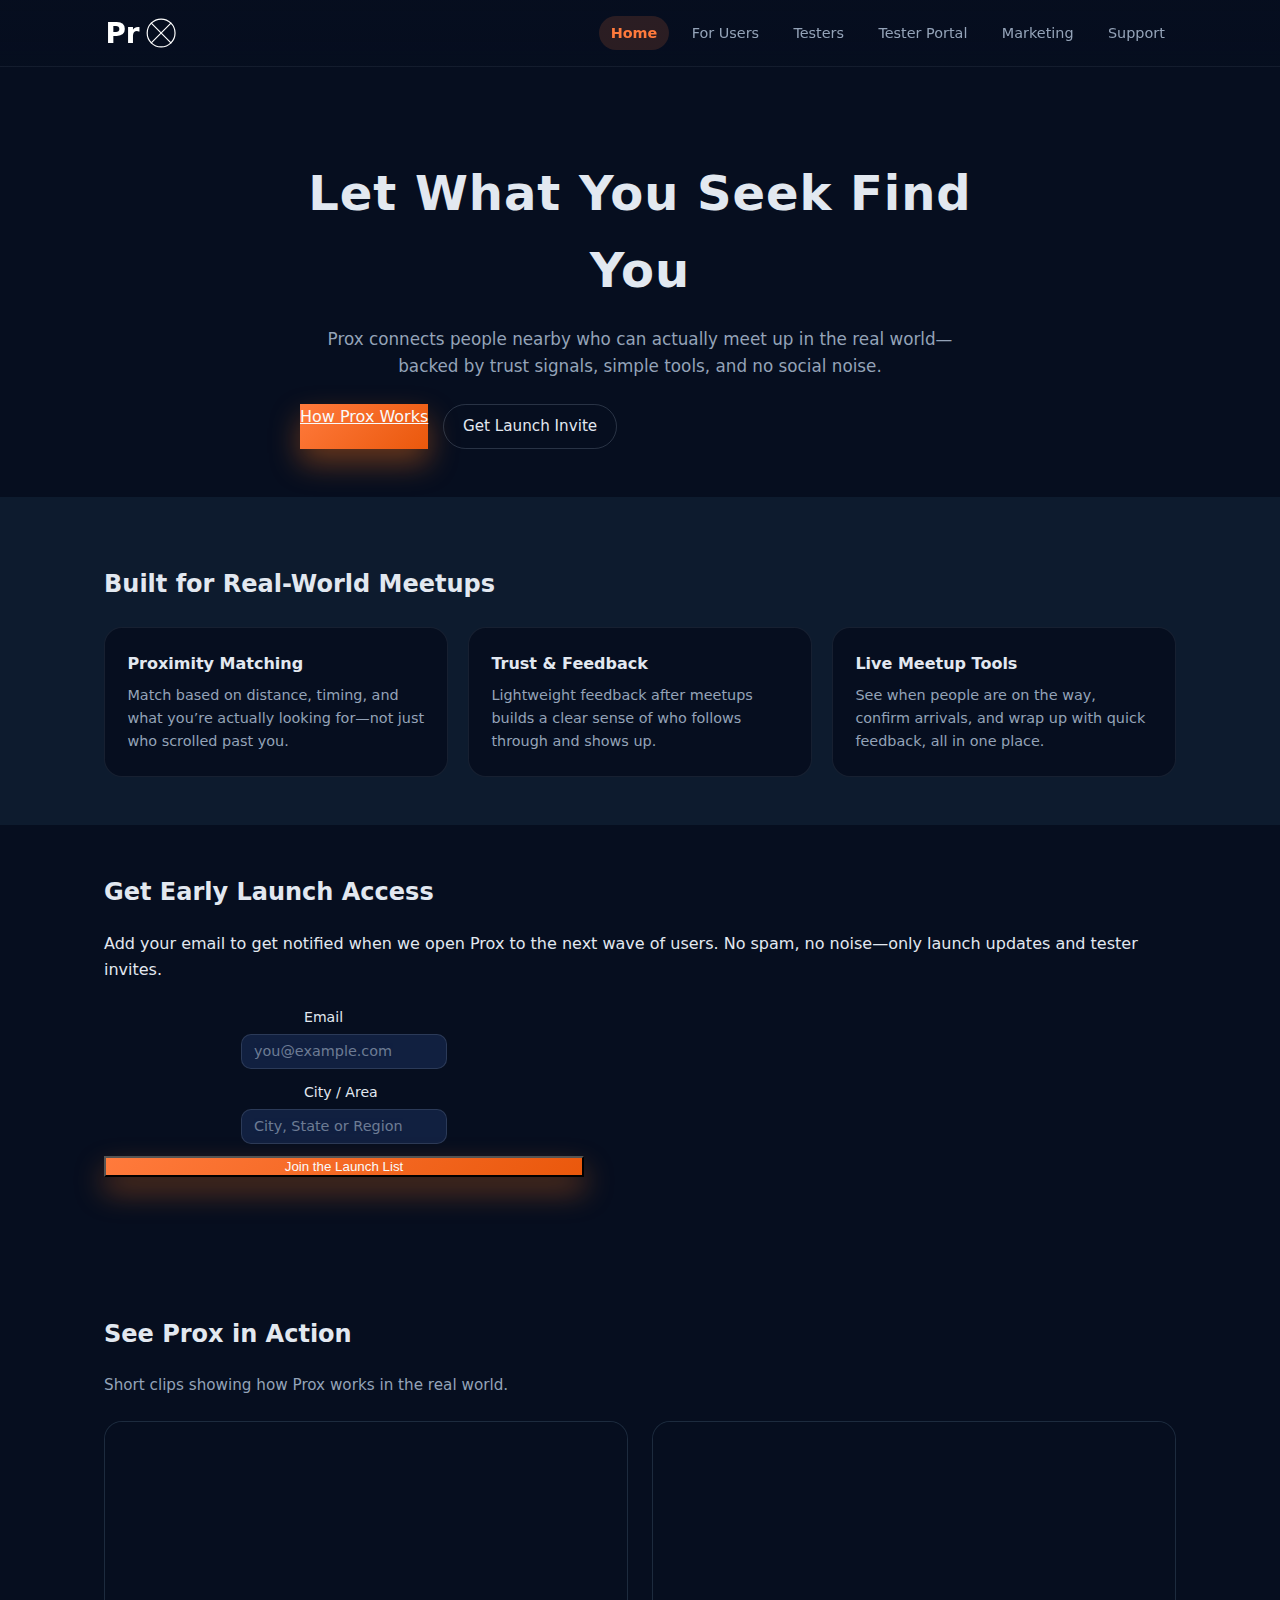
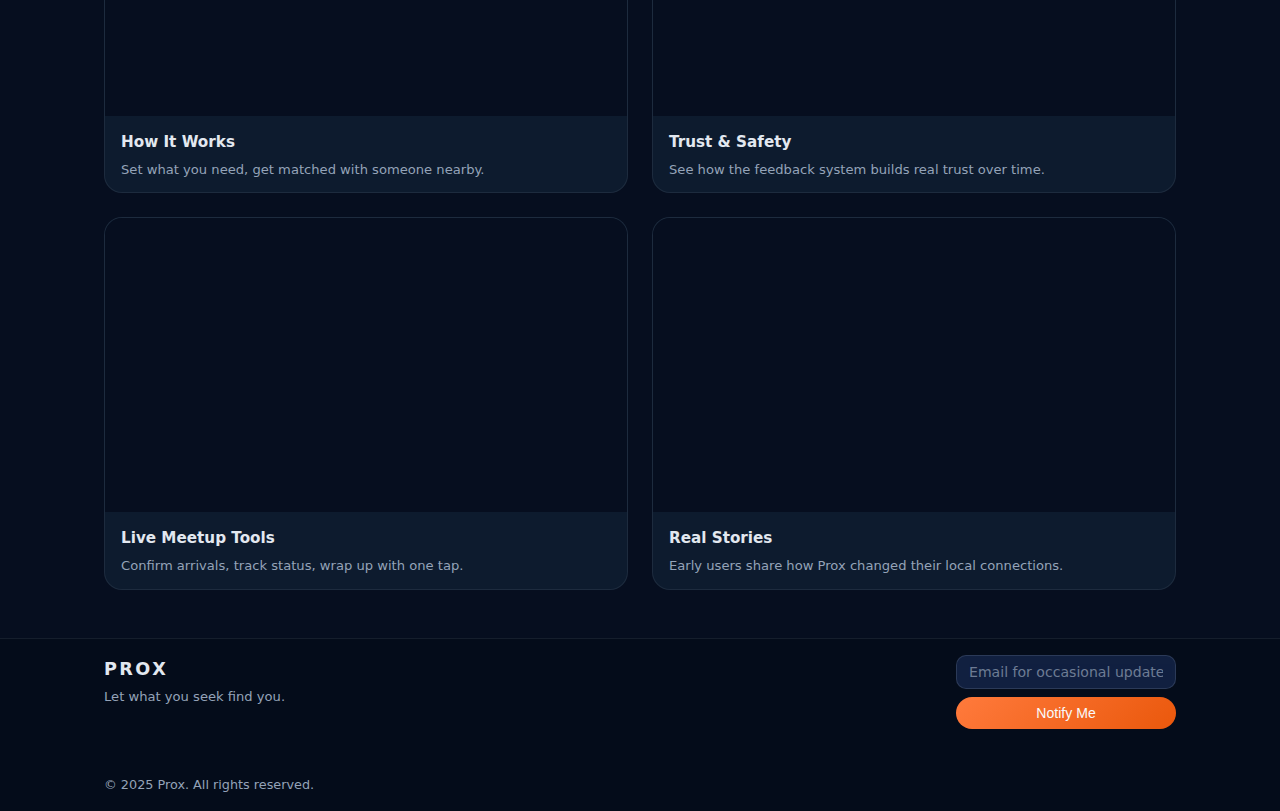
<file: index.html>
<!doctype html>
<html lang="en">
  <head>
    <meta charset="utf-8" />
    <title>Prox – Let What You Seek Find You</title>
    <meta
      name="description"
      content="Prox helps people meet up in the real world with smart matching, trust, and live tools that keep things simple and safe."
    />
    <meta name="viewport" content="width=device-width, initial-scale=1" />
    <link rel="stylesheet" href="styles.css" />
  </head>
  <body>
    <!-- HEADER -->
    <header>
      <div class="nav-inner">
        <div class="nav-bar">
          <div class="nav-left">
  <a href="index.html" class="nav-logo-link">
    <img
      src="img/prox-logo.svg"
      alt="Prox logo"
      class="nav-logo-image"
    />
  </a>
</div>

          <div class="nav-right">
            <nav class="nav-links">
              <a href="index.html" class="active">Home</a>
              <a href="users.html">For Users</a>
              <a href="testers.html">Testers</a>
              <a href="tester-portal.html">Tester Portal</a>
              <a href="marketing.html">Marketing</a>
              <a href="support.html">Support</a>
            </nav>
          </div>
        </div>
      </div>
    </header>

    <!-- HERO -->
    <section class="hero home-hero">
      <div class="hero-content">
        <h1>Let What You Seek Find You</h1>
        <p>
          Prox connects people nearby who can actually meet up in the real
          world—backed by trust signals, simple tools, and no social noise.
        </p>
        <div class="hero-actions">
          <a href="users.html" class="btn-primary">How Prox Works</a>
          <a href="#launch" class="btn-secondary">Get Launch Invite</a>
        </div>
      </div>
    </section>

    <!-- FEATURES -->
    <section class="feature-section">
      <div class="section-inner">
        <h2>Built for Real-World Meetups</h2>
        <div class="feature-grid">
          <div class="feature-item">
            <h3>Proximity Matching</h3>
            <p>
              Match based on distance, timing, and what you’re actually looking
              for—not just who scrolled past you.
            </p>
          </div>
          <div class="feature-item">
            <h3>Trust & Feedback</h3>
            <p>
              Lightweight feedback after meetups builds a clear sense of who
              follows through and shows up.
            </p>
          </div>
          <div class="feature-item">
            <h3>Live Meetup Tools</h3>
            <p>
              See when people are on the way, confirm arrivals, and wrap up with
              quick feedback, all in one place.
            </p>
          </div>
        </div>
      </div>
    </section>

    <!-- LAUNCH SIGNUP -->
    <section id="launch" class="signup-section">
      <div class="section-inner">
        <h2>Get Early Launch Access</h2>
        <p>
          Add your email to get notified when we open Prox to the next wave of
          users. No spam, no noise—only launch updates and tester invites.
        </p>

        <form
          class="simple-form"
          action="https://script.google.com/macros/s/AKfycby1msi0HCL9ETusO7Xl-SlLav4O4UIK6kcGNcdjCx1dykcvO-53qolegLP5a84ATxwvzg/exec"
          method="POST"
          onsubmit="handleLaunchSubmit(event)"
        >
          <input type="hidden" name="formType" value="launch-signup" />

          <label class="inline-label">
            <span>Email</span>
            <input
              type="email"
              name="email"
              placeholder="you@example.com"
              required
            />
          </label>

          <label class="inline-label">
            <span>City / Area</span>
            <input
              type="text"
              name="subject"
              placeholder="City, State or Region"
            />
          </label>

          <button type="submit" class="btn-primary">Join the Launch List</button>

          <div
            id="launch-status"
            class="muted"
            style="margin-top: 0.6rem; font-size: 0.85rem;"
          ></div>
        </form>
      </div>
    </section>

    <!-- MARKETING VIDEOS -->
    <section class="video-section">
      <div class="section-inner">
        <h2>See Prox in Action</h2>
        <p class="muted" style="font-size:0.95rem;margin-top:0.4rem;">
          Short clips showing how Prox works in the real world.
        </p>
        <div class="video-grid">
          <!-- To add a YouTube video, replace VIDEO_ID with the ID from its URL
               e.g. https://www.youtube.com/watch?v=VIDEO_ID
               To use a self-hosted file, use <video controls src="videos/your-file.mp4"></video> -->
          <div class="video-item">
            <div class="video-embed">
              <iframe
                src="https://youtu.be/Ph_En9mE-l4"
                title="Prox – How It Works"
                allow="accelerometer; autoplay; clipboard-write; encrypted-media; gyroscope; picture-in-picture"
                allowfullscreen
              ></iframe>
            </div>
            <h3>How It Works</h3>
            <p>Set what you need, get matched with someone nearby.</p>
          </div>

          <div class="video-item">
            <div class="video-embed">
              <iframe
                src="https://youtu.be/2k1zMQl_Qto"
                title="Prox – Trust & Safety"
                allow="accelerometer; autoplay; clipboard-write; encrypted-media; gyroscope; picture-in-picture"
                allowfullscreen
              ></iframe>
            </div>
            <h3>Trust & Safety</h3>
            <p>See how the feedback system builds real trust over time.</p>
          </div>

          <div class="video-item">
            <div class="video-embed">
              <iframe
                src="https://https://youtu.be/UeX4P2Dqbrs"
                title="Prox – Live Meetup Tools"
                allow="accelerometer; autoplay; clipboard-write; encrypted-media; gyroscope; picture-in-picture"
                allowfullscreen
              ></iframe>
            </div>
            <h3>Live Meetup Tools</h3>
            <p>Confirm arrivals, track status, wrap up with one tap.</p>
          </div>

          <div class="video-item">
            <div class="video-embed">
              <iframe
                src="https://www.youtube.com/embed/VIDEO_ID_4"
                title="Prox – Real Stories"
                allow="accelerometer; autoplay; clipboard-write; encrypted-media; gyroscope; picture-in-picture"
                allowfullscreen
              ></iframe>
            </div>
            <h3>Real Stories</h3>
            <p>Early users share how Prox changed their local connections.</p>
          </div>
        </div>
      </div>
    </section>

    <!-- FOOTER -->
    <footer>
      <div class="footer-inner">
        <div class="footer-top">
          <div>
            <div class="footer-logo">PROX</div>
            <p class="footer-tagline">Let what you seek find you.</p>
          </div>
          <form
            class="footer-form"
            action="https://script.google.com/macros/s/AKfycby1msi0HCL9ETusO7Xl-SlLav4O4UIK6kcGNcdjCx1dykcvO-53qolegLP5a84ATxwvzg/exec"
            method="POST"
            onsubmit="handleFooterSubmit(event)"
          >
            <input type="hidden" name="formType" value="footer-signup" />

            <input
              type="email"
              name="email"
              placeholder="Email for occasional updates"
              required
            />
            <button type="submit">Notify Me</button>

            <div
              id="footer-status"
              class="muted"
              style="margin-top: 0.4rem; font-size: 0.8rem;"
            ></div>
          </form>
        </div>
        <p class="footer-copy">&copy; 2025 Prox. All rights reserved.</p>
      </div>
      <script>
        function handleLaunchSubmit(event) {
          event.preventDefault();
          var form = event.target;
          var statusEl = document.getElementById("launch-status");
          if (statusEl) statusEl.textContent = "Sending…";
          fetch(form.action, { method: "POST", body: new FormData(form), mode: "no-cors" })
            .then(function () {
              if (statusEl) statusEl.textContent = "Thank you! You’re on the launch list. We’ll be in touch.";
              form.reset();
            })
            .catch(function () {
              if (statusEl) statusEl.textContent = "Thank you! You’re on the launch list. We’ll be in touch.";
              form.reset();
            });
        }

        function handleFooterSubmit(event) {
          event.preventDefault();
          var form = event.target;
          var statusEl = document.getElementById("footer-status");
          if (statusEl) statusEl.textContent = "Sending…";
          fetch(form.action, { method: "POST", body: new FormData(form), mode: "no-cors" })
            .then(function () {
              if (statusEl) statusEl.textContent = "Thanks! We’ll send you occasional Prox updates.";
              form.reset();
            })
            .catch(function () {
              if (statusEl) statusEl.textContent = "Thanks! We’ll send you occasional Prox updates.";
              form.reset();
            });
        }
      </script>
    </footer>
  </body>
</html>
</file>
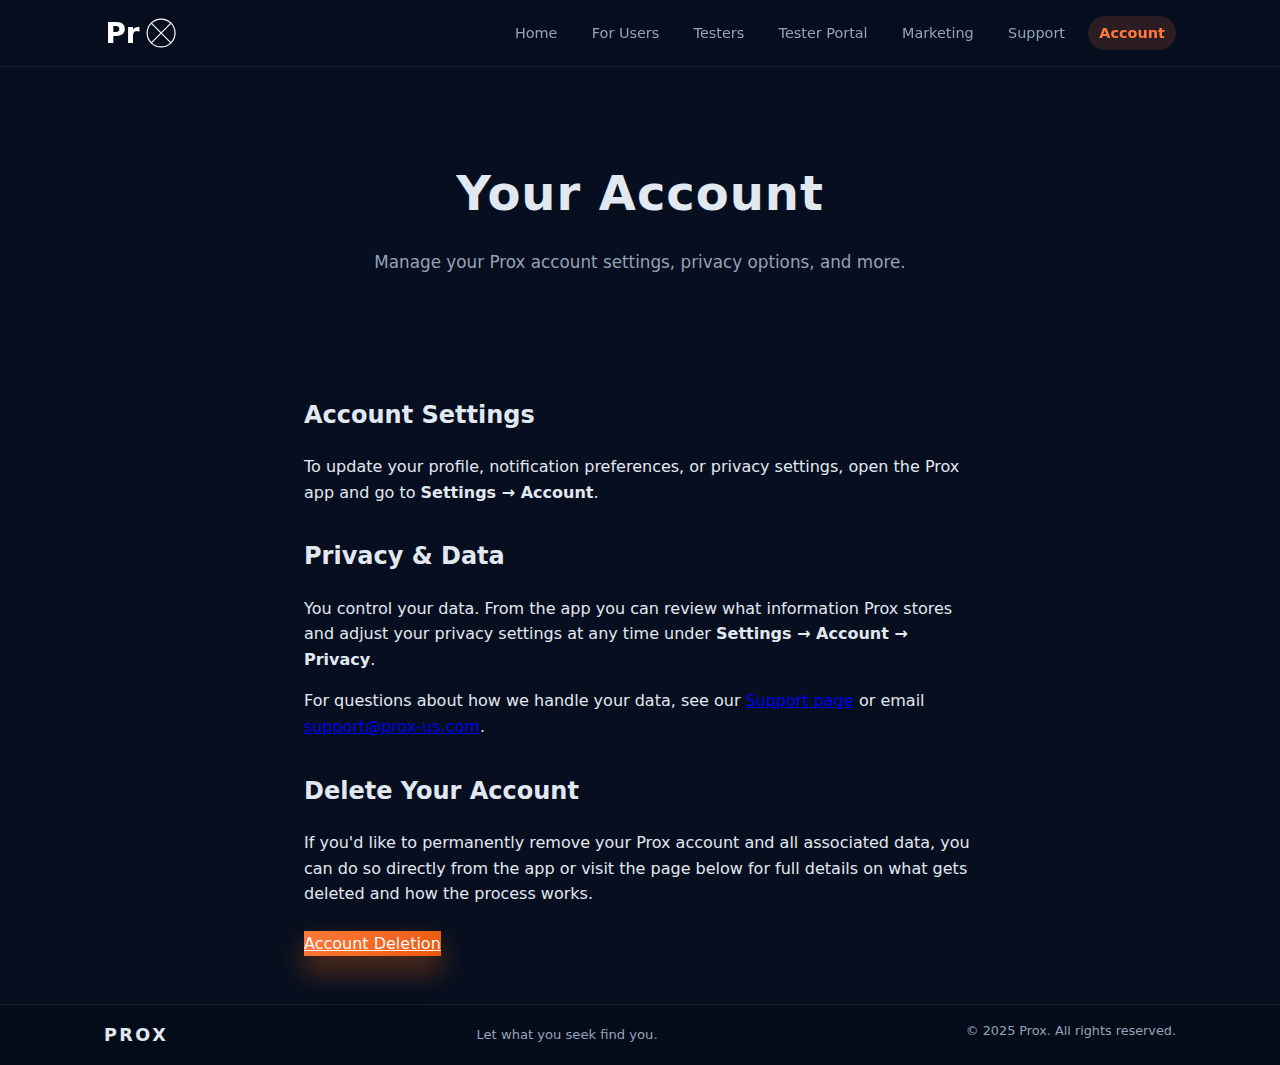
<file: account.html>
<!doctype html>
<html lang="en">
  <head>
    <meta charset="utf-8" />
    <title>Account – Prox</title>
    <meta
      name="description"
      content="Manage your Prox account, update your settings, and find options for account deletion."
    />
    <meta name="viewport" content="width=device-width, initial-scale=1" />
    <link rel="stylesheet" href="styles.css" />
  </head>
  <body>
    <!-- HEADER -->
    <header>
      <div class="nav-inner">
        <div class="nav-bar">
          <div class="nav-left">
            <a href="index.html" class="nav-logo-link">
              <img
                src="img/prox-logo.svg"
                alt="Prox logo"
                class="nav-logo-image"
              />
            </a>
          </div>
          <div class="nav-right">
            <nav class="nav-links">
              <a href="index.html">Home</a>
              <a href="users.html">For Users</a>
              <a href="testers.html">Testers</a>
              <a href="tester-portal.html">Tester Portal</a>
              <a href="marketing.html">Marketing</a>
              <a href="support.html">Support</a>
              <a href="account.html" class="active">Account</a>
            </nav>
          </div>
        </div>
      </div>
    </header>

    <!-- HERO -->
    <section class="hero support-hero">
      <div class="hero-content">
        <h1>Your Account</h1>
        <p>
          Manage your Prox account settings, privacy options, and more.
        </p>
      </div>
    </section>

    <!-- CONTENT -->
    <section class="signup-section">
      <div class="section-inner" style="max-width: 720px;">

        <h2>Account Settings</h2>
        <p>
          To update your profile, notification preferences, or privacy settings,
          open the Prox app and go to <strong>Settings → Account</strong>.
        </p>

        <h2 style="margin-top: 2rem;">Privacy &amp; Data</h2>
        <p>
          You control your data. From the app you can review what information
          Prox stores and adjust your privacy settings at any time under
          <strong>Settings → Account → Privacy</strong>.
        </p>
        <p>
          For questions about how we handle your data, see our
          <a href="support.html">Support page</a> or email
          <a href="mailto:support@prox-us.com">support@prox-us.com</a>.
        </p>

        <h2 style="margin-top: 2rem;">Delete Your Account</h2>
        <p>
          If you'd like to permanently remove your Prox account and all
          associated data, you can do so directly from the app or visit the
          page below for full details on what gets deleted and how the process
          works.
        </p>
        <a href="delete-account.html" class="btn-primary" style="display: inline-flex; margin-top: 0.5rem;">
          Account Deletion
        </a>

      </div>
    </section>

    <!-- FOOTER -->
    <footer>
      <div class="footer-inner">
        <div class="footer-logo">PROX</div>
        <p class="footer-tagline">Let what you seek find you.</p>
        <p class="footer-copy">&copy; 2025 Prox. All rights reserved.</p>
      </div>
    </footer>
  </body>
</html>
</file>
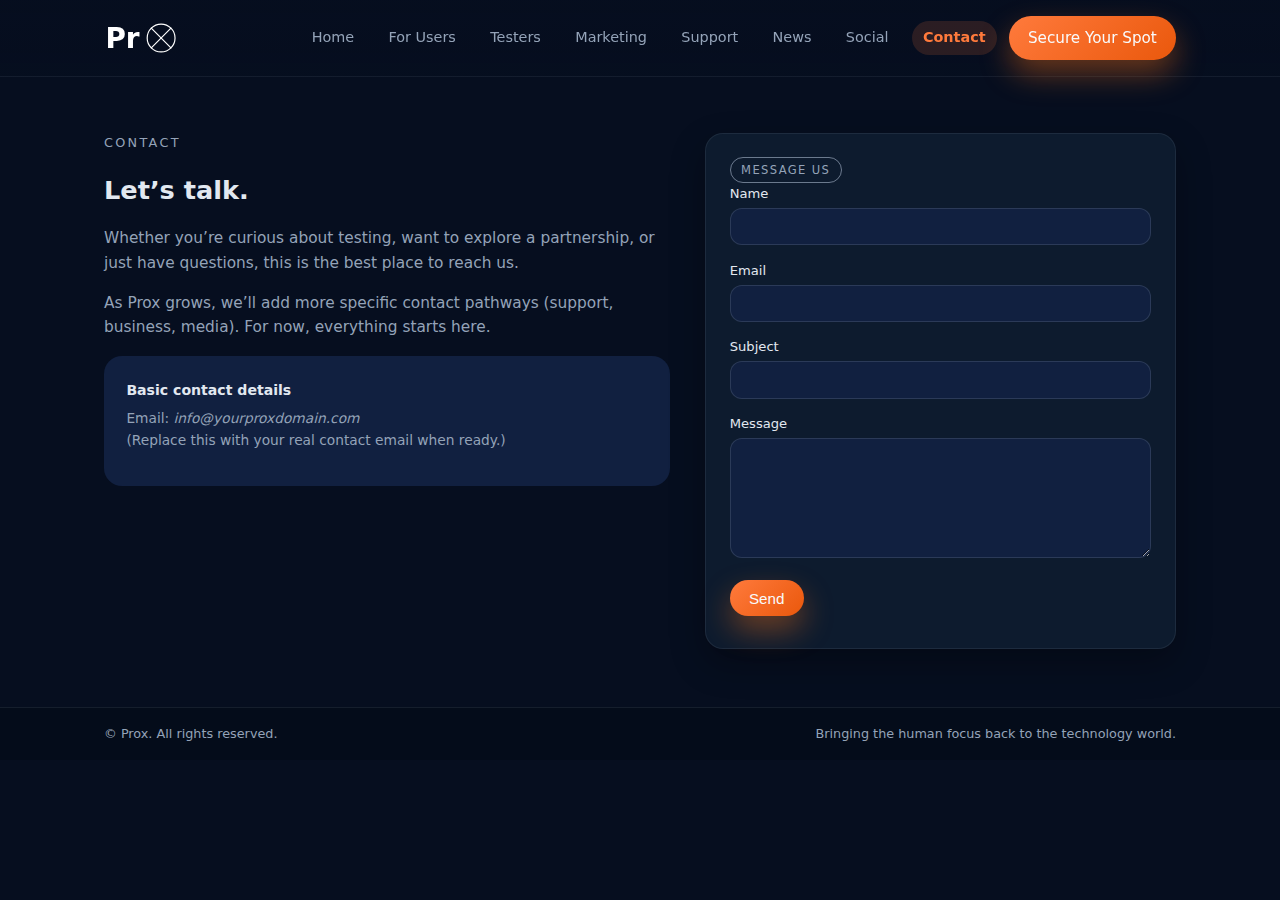
<file: contact.html>
<!doctype html>
<html lang="en">
  <head>
    <meta charset="utf-8" />
    <title>Contact Prox</title>
    <meta
      name="description"
      content="Get in touch with the Prox team about testing, partnerships, or general questions."
    />
    <meta name="viewport" content="width=device-width, initial-scale=1" />
    <link rel="stylesheet" href="styles.css" />
  </head>
  <body>
    <!-- HEADER -->
    <header>
      <div class="nav-inner">
        <div class="nav-bar">
          <div class="nav-left">
  <a href="index.html" class="nav-logo-link">
    <img
      src="img/prox-logo.svg"
      alt="Prox logo"
      class="nav-logo-image"
    />
  </a>
</div>

          <div class="nav-right">
            <nav class="nav-links">
              <a href="index.html">Home</a>
              <a href="users.html">For Users</a>
              <a href="testers.html">Testers</a>
              <a href="marketing.html">Marketing</a>
              <a href="support.html">Support</a>
              <a href="news.html">News</a>
              <a href="social.html">Social</a>
              <a href="contact.html" class="active">Contact</a>
            </nav>
            <a href="testers.html" class="btn btn-primary nav-cta">
              Secure Your Spot
            </a>
          </div>
        </div>
      </div>
    </header>

    <main>
      <div class="main-inner">
        <section class="section">
          <div class="form-grid">
            <div>
              <div class="section-eyebrow">Contact</div>
              <h1 class="section-title">Let’s talk.</h1>
              <p class="section-text">
                Whether you’re curious about testing, want to explore a
                partnership, or just have questions, this is the best place to
                reach us.
              </p>
              <p class="section-text">
                As Prox grows, we’ll add more specific contact pathways
                (support, business, media). For now, everything starts here.
              </p>
              <div class="card-soft" style="margin-top: 1rem;">
                <strong style="font-size: 0.88rem;">Basic contact details</strong>
                <p class="muted" style="font-size: 0.86rem; margin-top: 0.3rem;">
                  Email: <em>info@yourproxdomain.com</em><br />
                  (Replace this with your real contact email when ready.)
                </p>
              </div>
            </div>
            <div>
              <div class="card">
                <span class="badge">Message us</span>
                <form
                  action="https://script.google.com/macros/s/AKfycby1msi0HCL9ETusO7Xl-SlLav4O4UIK6kcGNcdjCx1dykcvO-53qolegLP5a84ATxwvzg/exec"
                  method="POST"
                  onsubmit="handleContactSubmit(event)"
                >
                  <input type="hidden" name="formType" value="contact" />

                  <div class="form-field">
                    <label for="c-name">Name</label>
                    <input id="c-name" name="name" type="text" required />
                  </div>

                  <div class="form-field">
                    <label for="c-email">Email</label>
                    <input id="c-email" name="email" type="email" required />
                  </div>

                  <div class="form-field">
                    <label for="c-type">Subject</label>
                    <input id="c-type" name="subject" type="text" />
                  </div>

                  <div class="form-field">
                    <label for="c-message">Message</label>
                    <textarea id="c-message" name="message"></textarea>
                  </div>

                  <button class="btn btn-primary" type="submit">Send</button>

                  <div
                    id="contact-status"
                    class="muted"
                    style="margin-top: 0.6rem; font-size: 0.85rem;"
                  ></div>
                </form>
              </div>
            </div>
          </div>
        </section>
      </div>
    </main>

    <!-- FOOTER -->
    <footer>
      <div class="footer-inner">
        <div>© <span id="year"></span> Prox. All rights reserved.</div>
        <div class="muted">
          Bringing the human focus back to the technology world.
        </div>
      </div>
      <script>
        document.getElementById("year").textContent =
          new Date().getFullYear();

        function handleContactSubmit(event) {
          event.preventDefault();
          var form = event.target;
          var statusEl = document.getElementById("contact-status");
          if (statusEl) statusEl.textContent = "Sending…";
          fetch(form.action, { method: "POST", body: new FormData(form), mode: "no-cors" })
            .then(function () {
              if (statusEl) statusEl.textContent = "Thank you! Your message has been sent.";
              form.reset();
            })
            .catch(function () {
              if (statusEl) statusEl.textContent = "Thank you! Your message has been sent.";
              form.reset();
            });
        }
          // Allow normal submit so Apps Script receives it
        }
      </script>
    </footer>
  </body>
</html>
</file>
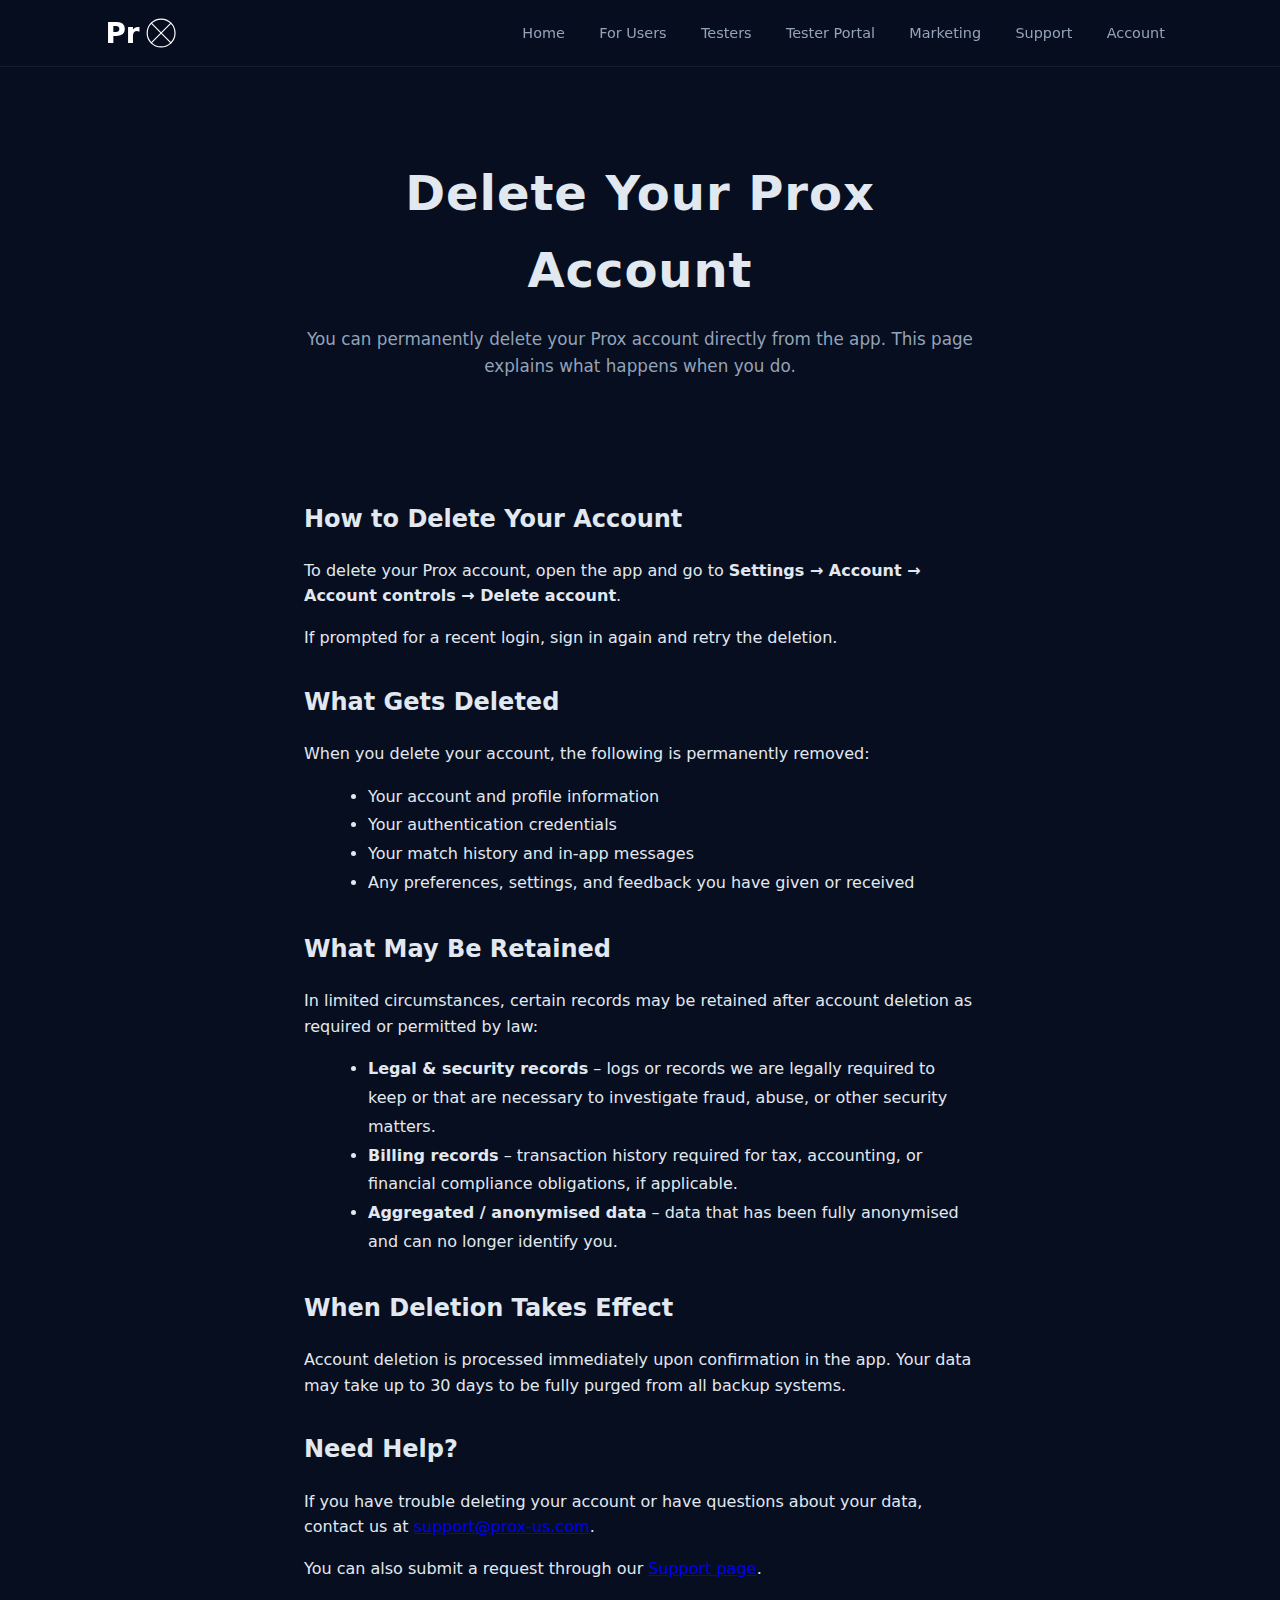
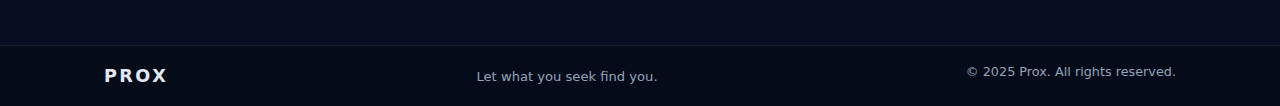
<file: delete-account.html>
<!doctype html>
<html lang="en">
  <head>
    <meta charset="utf-8" />
    <title>Delete Your Prox Account</title>
    <meta
      name="description"
      content="Learn how to delete your Prox account, what data gets removed, what may be retained, and how to get help."
    />
    <meta name="viewport" content="width=device-width, initial-scale=1" />
    <link rel="stylesheet" href="styles.css" />
  </head>
  <body>
    <!-- HEADER -->
    <header>
      <div class="nav-inner">
        <div class="nav-bar">
          <div class="nav-left">
            <a href="index.html" class="nav-logo-link">
              <img
                src="img/prox-logo.svg"
                alt="Prox logo"
                class="nav-logo-image"
              />
            </a>
          </div>
          <div class="nav-right">
            <nav class="nav-links">
              <a href="index.html">Home</a>
              <a href="users.html">For Users</a>
              <a href="testers.html">Testers</a>
              <a href="tester-portal.html">Tester Portal</a>
              <a href="marketing.html">Marketing</a>
              <a href="support.html">Support</a>
              <a href="account.html">Account</a>
            </nav>
          </div>
        </div>
      </div>
    </header>

    <!-- HERO -->
    <section class="hero support-hero">
      <div class="hero-content">
        <h1>Delete Your Prox Account</h1>
        <p>
          You can permanently delete your Prox account directly from the app.
          This page explains what happens when you do.
        </p>
      </div>
    </section>

    <!-- CONTENT -->
    <section class="signup-section">
      <div class="section-inner" style="max-width: 720px;">

        <h2>How to Delete Your Account</h2>
        <p>
          To delete your Prox account, open the app and go to
          <strong>Settings → Account → Account controls → Delete account</strong>.
        </p>
        <p>
          If prompted for a recent login, sign in again and retry the deletion.
        </p>

        <h2 style="margin-top: 2rem;">What Gets Deleted</h2>
        <p>When you delete your account, the following is permanently removed:</p>
        <ul style="margin: 0.5rem 0 0.5rem 1.5rem; line-height: 1.8;">
          <li>Your account and profile information</li>
          <li>Your authentication credentials</li>
          <li>Your match history and in-app messages</li>
          <li>Any preferences, settings, and feedback you have given or received</li>
        </ul>

        <h2 style="margin-top: 2rem;">What May Be Retained</h2>
        <p>
          In limited circumstances, certain records may be retained after
          account deletion as required or permitted by law:
        </p>
        <ul style="margin: 0.5rem 0 0.5rem 1.5rem; line-height: 1.8;">
          <li>
            <strong>Legal &amp; security records</strong> – logs or records we
            are legally required to keep or that are necessary to investigate
            fraud, abuse, or other security matters.
          </li>
          <li>
            <strong>Billing records</strong> – transaction history required for
            tax, accounting, or financial compliance obligations, if applicable.
          </li>
          <li>
            <strong>Aggregated / anonymised data</strong> – data that has been
            fully anonymised and can no longer identify you.
          </li>
        </ul>

        <h2 style="margin-top: 2rem;">When Deletion Takes Effect</h2>
        <p>
          Account deletion is processed immediately upon confirmation in the
          app. Your data may take up to 30 days to be fully purged from all
          backup systems.
        </p>

        <h2 style="margin-top: 2rem;">Need Help?</h2>
        <p>
          If you have trouble deleting your account or have questions about your
          data, contact us at
          <a href="mailto:support@prox-us.com">support@prox-us.com</a>.
        </p>
        <p>
          You can also submit a request through our
          <a href="support.html">Support page</a>.
        </p>

      </div>
    </section>

    <!-- FOOTER -->
    <footer>
      <div class="footer-inner">
        <div class="footer-logo">PROX</div>
        <p class="footer-tagline">Let what you seek find you.</p>
        <p class="footer-copy">&copy; 2025 Prox. All rights reserved.</p>
      </div>
    </footer>
  </body>
</html>
</file>
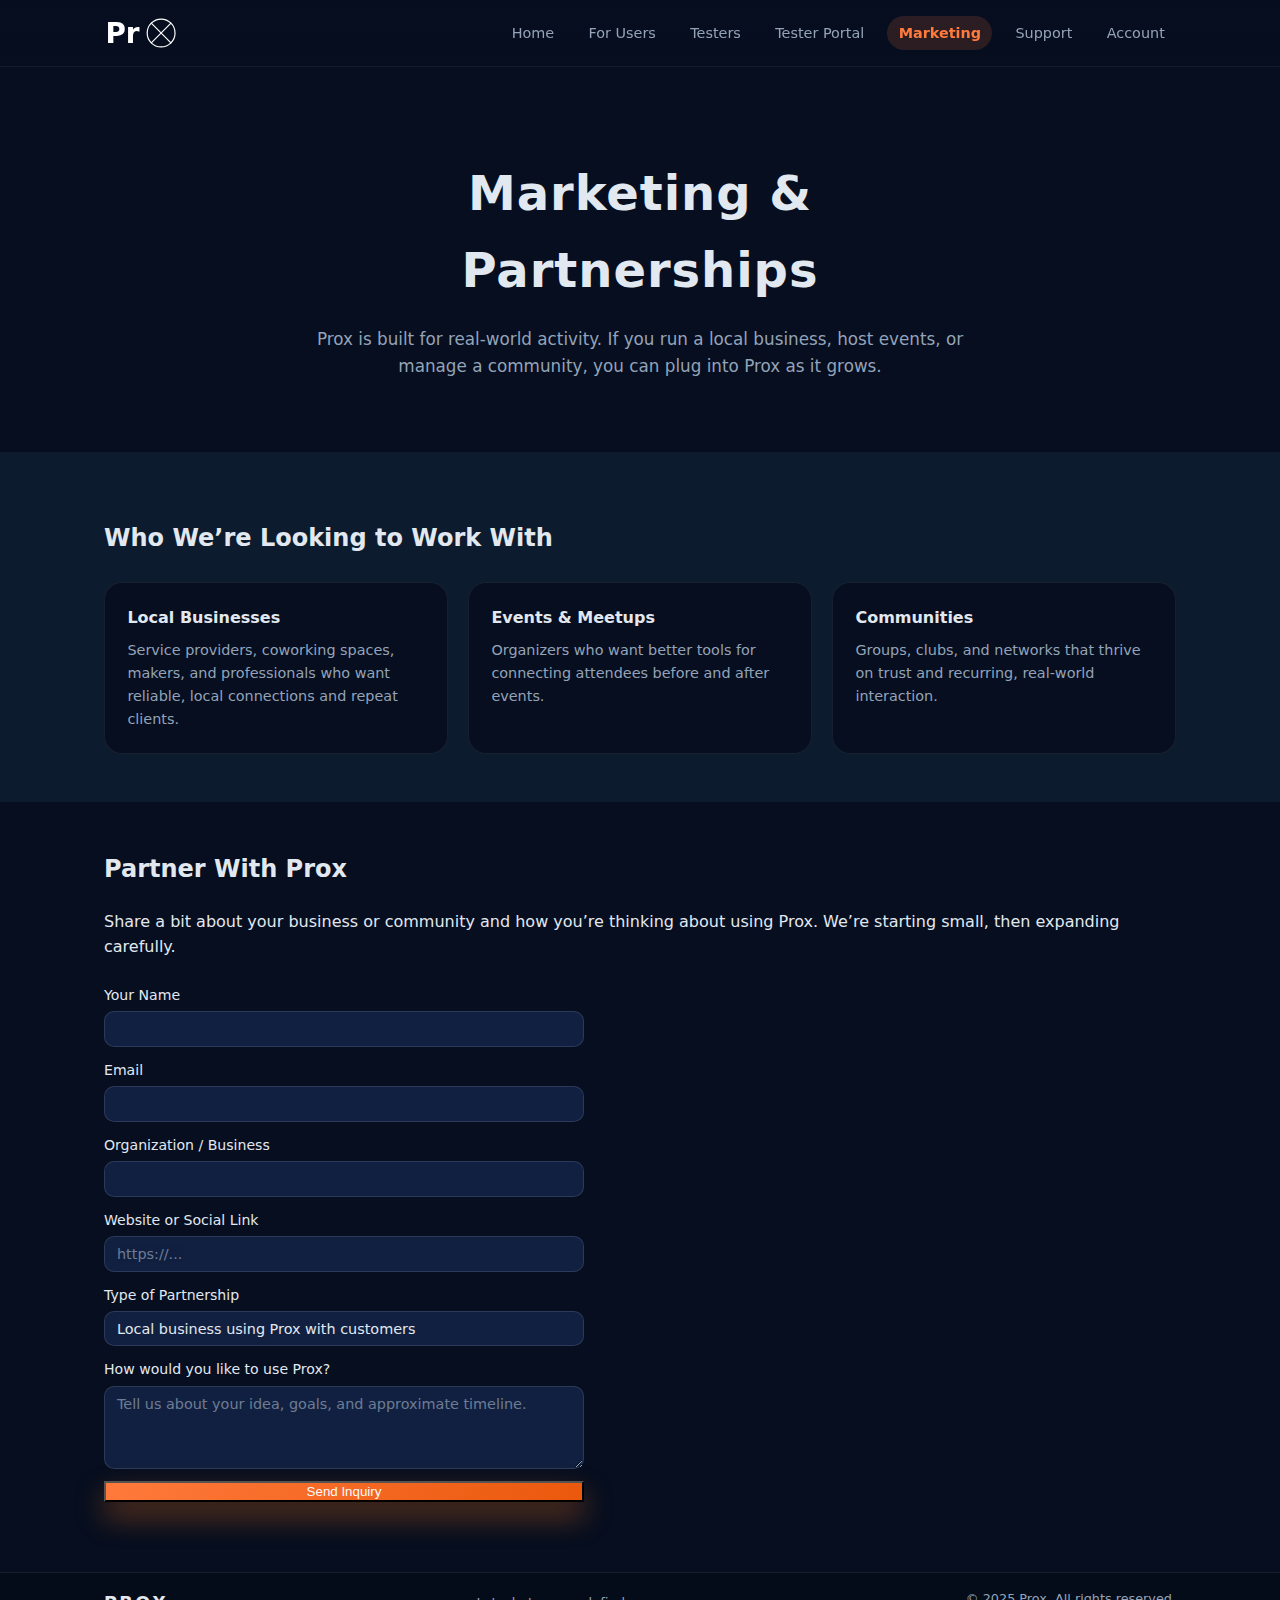
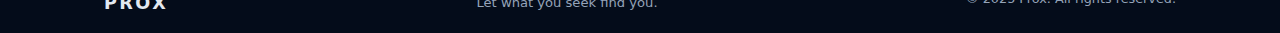
<file: marketing.html>
<!doctype html>
<html lang="en">
  <head>
    <meta charset="utf-8" />
    <title>Prox – Marketing & Partners</title>
    <meta
      name="description"
      content="Learn how to partner with Prox, run campaigns, or integrate Prox into your local business or events."
    />
    <meta name="viewport" content="width=device-width, initial-scale=1" />
    <link rel="stylesheet" href="styles.css" />
  </head>
  <body>
    <!-- HEADER -->
    <header>
      <div class="nav-inner">
        <div class="nav-bar">
          <div class="nav-left">
  <a href="index.html" class="nav-logo-link">
    <img
      src="img/prox-logo.svg"
      alt="Prox logo"
      class="nav-logo-image"
    />
  </a>
</div>

          <div class="nav-right">
            <nav class="nav-links">
              <a href="index.html">Home</a>
              <a href="users.html">For Users</a>
              <a href="testers.html">Testers</a>
              <a href="tester-portal.html">Tester Portal</a>
              <a href="marketing.html" class="active">Marketing</a>
              <a href="support.html">Support</a>
              <a href="account.html">Account</a>
            </nav>
          </div>
        </div>
      </div>
    </header>

    <!-- HERO -->
    <section class="hero marketing-hero">
      <div class="hero-content">
        <h1>Marketing & Partnerships</h1>
        <p>
          Prox is built for real-world activity. If you run a local business,
          host events, or manage a community, you can plug into Prox as it
          grows.
        </p>
      </div>
    </section>

    <!-- PARTNER TYPES -->
    <section class="partner-section">
      <div class="section-inner">
        <h2>Who We’re Looking to Work With</h2>
        <div class="feature-grid">
          <div class="feature-item">
            <h3>Local Businesses</h3>
            <p>
              Service providers, coworking spaces, makers, and professionals who
              want reliable, local connections and repeat clients.
            </p>
          </div>
          <div class="feature-item">
            <h3>Events & Meetups</h3>
            <p>
              Organizers who want better tools for connecting attendees before
              and after events.
            </p>
          </div>
          <div class="feature-item">
            <h3>Communities</h3>
            <p>
              Groups, clubs, and networks that thrive on trust and recurring,
              real-world interaction.
            </p>
          </div>
        </div>
      </div>
    </section>

    <!-- PARTNER INQUIRY FORM -->
    <section class="signup-section">
      <div class="section-inner">
        <h2>Partner With Prox</h2>
        <p>
          Share a bit about your business or community and how you’re thinking
          about using Prox. We’re starting small, then expanding carefully.
        </p>

        <form
          class="simple-form"
          action="https://script.google.com/macros/s/AKfycby1msi0HCL9ETusO7Xl-SlLav4O4UIK6kcGNcdjCx1dykcvO-53qolegLP5a84ATxwvzg/exec"
          method="POST"
          onsubmit="handlePartnerSubmit(event)"
        >
          <input type="hidden" name="formType" value="partner-inquiry" />

          <label>
            Your Name
            <input type="text" name="name" required />
          </label>

          <label>
            Email
            <input type="email" name="email" required />
          </label>

          <label>
            Organization / Business
            <input type="text" name="organization" />
          </label>

          <label>
            Website or Social Link
            <input type="url" name="url" placeholder="https://..." />
          </label>

          <label>
            Type of Partnership
            <select name="partner_type">
              <option value="local_business">
                Local business using Prox with customers
              </option>
              <option value="event">Event/meetup integration</option>
              <option value="community">Community or group collaboration</option>
              <option value="other">Something else</option>
            </select>
          </label>

          <label>
            How would you like to use Prox?
            <textarea
              name="message"
              rows="4"
              placeholder="Tell us about your idea, goals, and approximate timeline."
              required
            ></textarea>
          </label>

          <button type="submit" class="btn-primary">Send Inquiry</button>

          <div
            id="partner-status"
            class="muted"
            style="margin-top: 0.6rem; font-size: 0.85rem;"
          ></div>
        </form>
      </div>
    </section>

    <!-- FOOTER -->
    <footer>
      <div class="footer-inner">
        <div class="footer-logo">PROX</div>
        <p class="footer-tagline">Let what you seek find you.</p>
        <p class="footer-copy">&copy; 2025 Prox. All rights reserved.</p>
      </div>
      <script>
        function handlePartnerSubmit(event) {
          event.preventDefault();
          var form = event.target;
          var statusEl = document.getElementById("partner-status");
          if (statusEl) statusEl.textContent = "Sending…";
          fetch(form.action, { method: "POST", body: new FormData(form), mode: "no-cors" })
            .then(function () {
              if (statusEl) statusEl.textContent = "Thank you! Your partnership inquiry has been sent.";
              form.reset();
            })
            .catch(function () {
              if (statusEl) statusEl.textContent = "Thank you! Your partnership inquiry has been sent.";
              form.reset();
            });
        }
        }
      </script>
    </footer>
  </body>
</html>
</file>
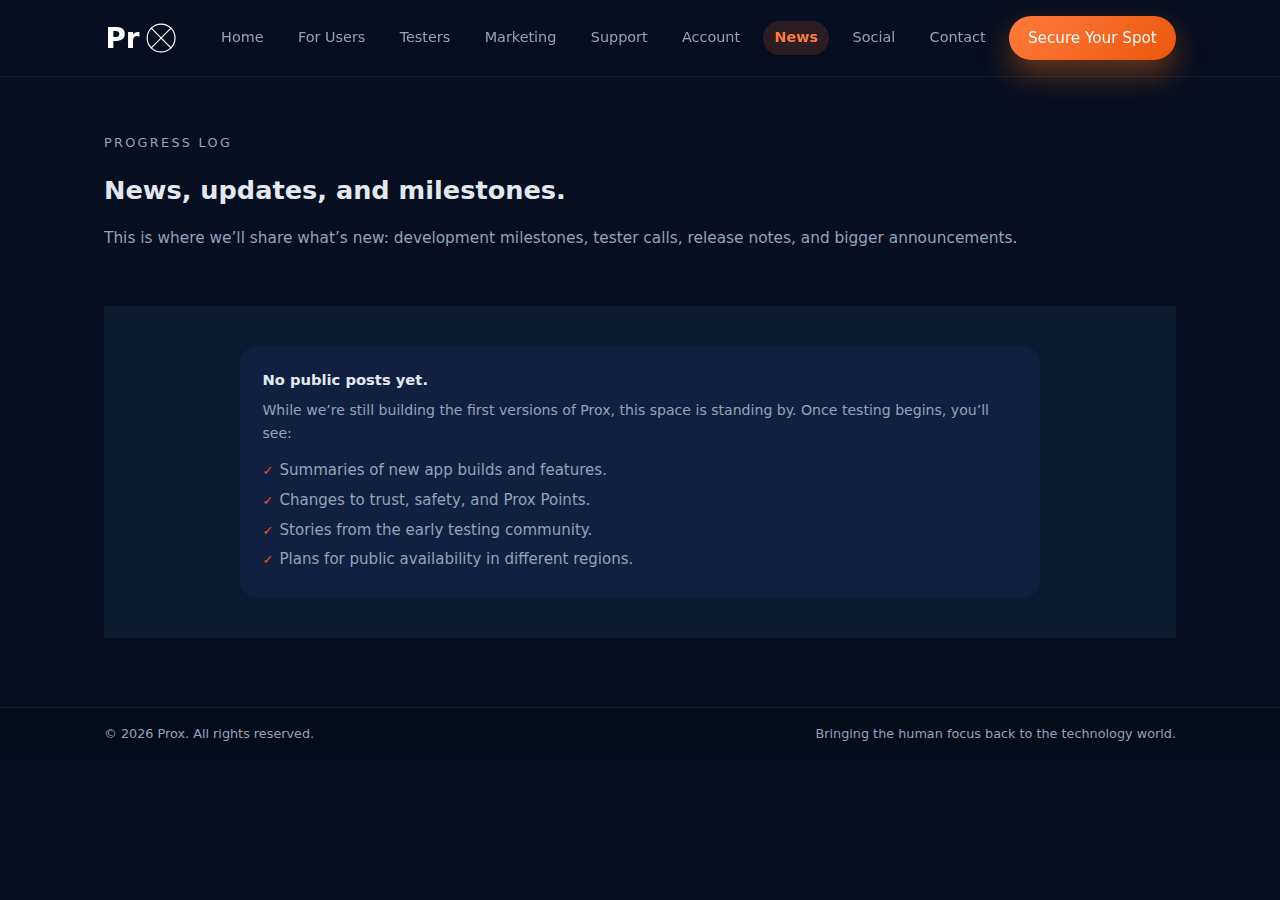
<file: news.html>
<!doctype html>
<html lang="en">
  <head>
    <meta charset="utf-8" />
    <title>Prox News & Updates</title>
    <meta
      name="description"
      content="Follow along as Prox moves from idea to live app – updates, milestones, and release notes."
    />
    <meta name="viewport" content="width=device-width, initial-scale=1" />
    <link rel="stylesheet" href="styles.css" />
  </head>
  <body>
    <!-- HEADER -->
    <header>
      <div class="nav-inner">
        <div class="nav-bar">
          <div class="nav-left">
  <a href="index.html" class="nav-logo-link">
    <img
      src="img/prox-logo.svg"
      alt="Prox logo"
      class="nav-logo-image"
    />
  </a>
</div>

          <div class="nav-right">
            <nav class="nav-links">
              <a href="index.html">Home</a>
              <a href="users.html">For Users</a>
              <a href="testers.html">Testers</a>
              <a href="marketing.html">Marketing</a>
              <a href="support.html">Support</a>
              <a href="account.html">Account</a>
              <a href="news.html" class="active">News</a>
              <a href="social.html">Social</a>
              <a href="contact.html">Contact</a>
            </nav>
            <a href="testers.html" class="btn btn-primary nav-cta">
              Secure Your Spot
            </a>
          </div>
        </div>
      </div>
    </header>

    <main>
      <div class="main-inner">
        <section class="section">
          <div class="section-eyebrow">Progress log</div>
          <h1 class="section-title">News, updates, and milestones.</h1>
          <p class="section-text">
            This is where we’ll share what’s new: development milestones, tester
            calls, release notes, and bigger announcements.
          </p>
        </section>

        <section class="section section-alt">
          <div class="section-narrow">
            <div class="card-soft">
              <strong style="font-size: 0.92rem;">No public posts yet.</strong>
              <p class="muted" style="font-size: 0.88rem; margin-top: 0.4rem;">
                While we’re still building the first versions of Prox, this
                space is standing by. Once testing begins, you’ll see:
              </p>
              <ul class="check-list">
                <li>Summaries of new app builds and features.</li>
                <li>Changes to trust, safety, and Prox Points.</li>
                <li>Stories from the early testing community.</li>
                <li>Plans for public availability in different regions.</li>
              </ul>
            </div>
          </div>
        </section>
      </div>
    </main>

    <!-- FOOTER -->
    <footer>
      <div class="footer-inner">
        <div>© <span id="year"></span> Prox. All rights reserved.</div>
        <div class="muted">
          Bringing the human focus back to the technology world.
        </div>
      </div>
      <script>
        document.getElementById("year").textContent =
          new Date().getFullYear();
      </script>
    </footer>
  </body>
</html>
</file>
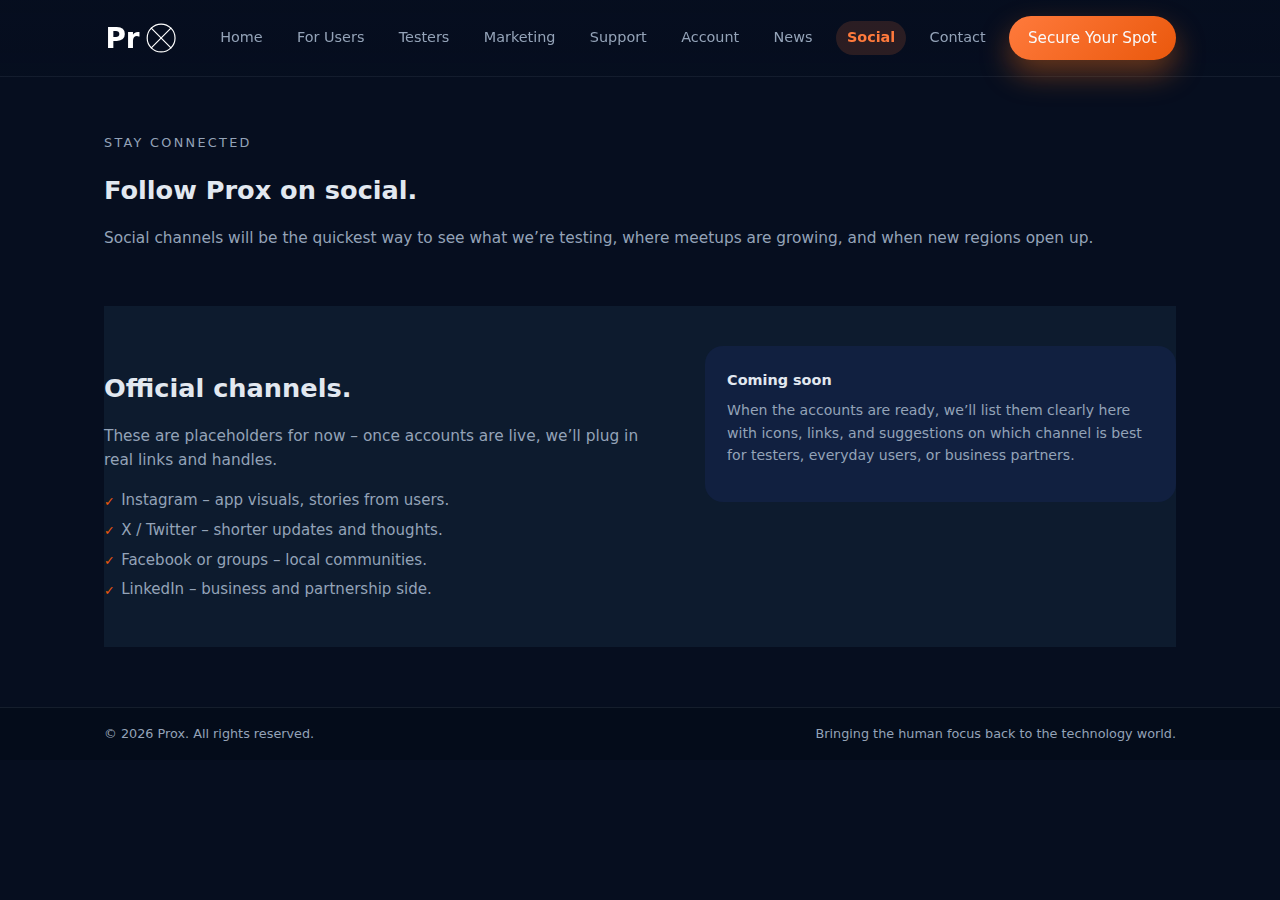
<file: social.html>
<!doctype html>
<html lang="en">
  <head>
    <meta charset="utf-8" />
    <title>Prox – Social</title>
    <meta
      name="description"
      content="Find Prox on social media and follow along as the app grows."
    />
    <meta name="viewport" content="width=device-width, initial-scale=1" />
    <link rel="stylesheet" href="styles.css" />
  </head>
  <body>
    <!-- HEADER -->
    <header>
      <div class="nav-inner">
        <div class="nav-bar">
          <div class="nav-left">
  <a href="index.html" class="nav-logo-link">
    <img
      src="img/prox-logo.svg"
      alt="Prox logo"
      class="nav-logo-image"
    />
  </a>
</div>

          <div class="nav-right">
            <nav class="nav-links">
              <a href="index.html">Home</a>
              <a href="users.html">For Users</a>
              <a href="testers.html">Testers</a>
              <a href="marketing.html">Marketing</a>
              <a href="support.html">Support</a>
              <a href="account.html">Account</a>
              <a href="news.html">News</a>
              <a href="social.html" class="active">Social</a>
              <a href="contact.html">Contact</a>
            </nav>
            <a href="testers.html" class="btn btn-primary nav-cta">
              Secure Your Spot
            </a>
          </div>
        </div>
      </div>
    </header>

    <main>
      <div class="main-inner">
        <section class="section">
          <div class="section-eyebrow">Stay connected</div>
          <h1 class="section-title">Follow Prox on social.</h1>
          <p class="section-text">
            Social channels will be the quickest way to see what we’re testing,
            where meetups are growing, and when new regions open up.
          </p>
        </section>

        <section class="section section-alt">
          <div class="grid-2">
            <div>
              <h2 class="section-title">Official channels.</h2>
              <p class="section-text">
                These are placeholders for now – once accounts are live, we’ll
                plug in real links and handles.
              </p>
              <ul class="check-list">
                <li>Instagram – app visuals, stories from users.</li>
                <li>X / Twitter – shorter updates and thoughts.</li>
                <li>Facebook or groups – local communities.</li>
                <li>LinkedIn – business and partnership side.</li>
              </ul>
            </div>
            <div>
              <div class="card-soft">
                <strong style="font-size: 0.9rem;">Coming soon</strong>
                <p class="muted" style="font-size: 0.88rem; margin-top: 0.4rem;">
                  When the accounts are ready, we’ll list them clearly here with
                  icons, links, and suggestions on which channel is best for
                  testers, everyday users, or business partners.
                </p>
              </div>
            </div>
          </div>
        </section>
      </div>
    </main>

    <!-- FOOTER -->
    <footer>
      <div class="footer-inner">
        <div>© <span id="year"></span> Prox. All rights reserved.</div>
        <div class="muted">
          Bringing the human focus back to the technology world.
        </div>
      </div>
      <script>
        document.getElementById("year").textContent =
          new Date().getFullYear();
      </script>
    </footer>
  </body>
</html>
</file>
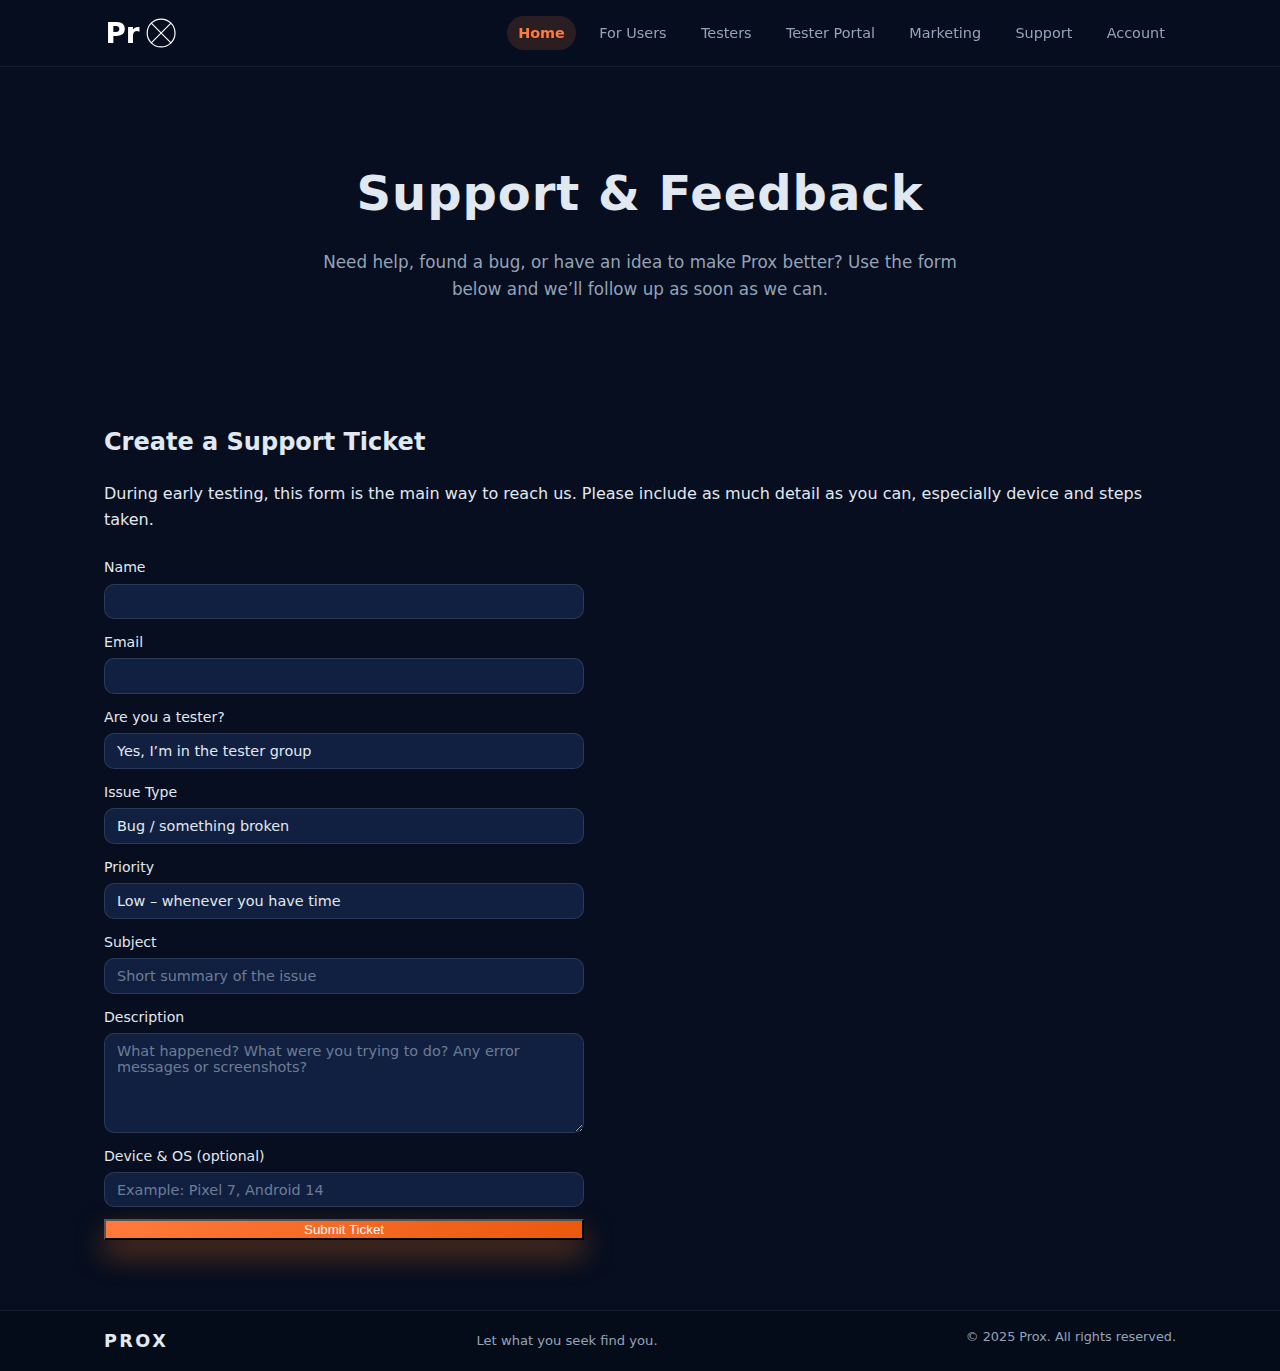
<file: support.html>
<!doctype html>
<html lang="en">
  <head>
    <meta charset="utf-8" />
    <title>Prox – Support</title>
    <meta
      name="description"
      content="Get help with Prox, report a bug, or send feedback to the team."
    />
    <meta name="viewport" content="width=device-width, initial-scale=1" />
    <link rel="stylesheet" href="styles.css" />
  </head>
  <body>
    <!-- HEADER -->
    <header>
      <div class="nav-inner">
        <div class="nav-bar">
          <div class="nav-left">
  <a href="index.html" class="nav-logo-link">
    <img
      src="img/prox-logo.svg"
      alt="Prox logo"
      class="nav-logo-image"
    />
  </a>
</div>

          <div class="nav-right">
            <nav class="nav-links">
  <a href="index.html" class="active">Home</a>
  <a href="users.html">For Users</a>
  <a href="testers.html">Testers</a>
  <a href="tester-portal.html">Tester Portal</a>
  <a href="marketing.html">Marketing</a>
  <a href="support.html">Support</a>
              <a href="account.html">Account</a>
</nav>

          </div>
        </div>
      </div>
    </header>

    <!-- HERO -->
    <section class="hero support-hero">
      <div class="hero-content">
        <h1>Support & Feedback</h1>
        <p>
          Need help, found a bug, or have an idea to make Prox better? Use the
          form below and we’ll follow up as soon as we can.
        </p>
      </div>
    </section>

    <!-- SUPPORT FORM -->
    <section class="signup-section">
      <div class="section-inner">
        <h2>Create a Support Ticket</h2>
        <p>
          During early testing, this form is the main way to reach us. Please
          include as much detail as you can, especially device and steps taken.
        </p>

        <form
          class="simple-form"
          action="https://script.google.com/macros/s/AKfycby1msi0HCL9ETusO7Xl-SlLav4O4UIK6kcGNcdjCx1dykcvO-53qolegLP5a84ATxwvzg/exec"
          method="POST"
          onsubmit="handleSupportSubmit(event)"
        >
          <input type="hidden" name="formType" value="support-ticket" />
          <label>
            Name
            <input type="text" name="name" required />
          </label>

          <label>
            Email
            <input type="email" name="email" required />
          </label>

          <label>
            Are you a tester?
            <select name="tester_status">
              <option value="yes">Yes, I’m in the tester group</option>
              <option value="no">Not yet / just heard about Prox</option>
            </select>
          </label>

          <label>
            Issue Type
            <select name="issue_type">
              <option value="bug">Bug / something broken</option>
              <option value="account">Account or login issue</option>
              <option value="suggestion">Suggestion / idea</option>
              <option value="meetup">Meetup-related concern</option>
              <option value="other">Other</option>
            </select>
          </label>

          <label>
            Priority
            <select name="priority">
              <option value="low">Low – whenever you have time</option>
              <option value="normal">Normal</option>
              <option value="high">High – blocking me from using Prox</option>
            </select>
          </label>

          <label>
            Subject
            <input
              type="text"
              name="subject"
              placeholder="Short summary of the issue"
              required
            />
          </label>

          <label>
            Description
            <textarea
              name="description"
              rows="5"
              placeholder="What happened? What were you trying to do? Any error messages or screenshots?"
              required
            ></textarea>
          </label>

          <label>
            Device & OS (optional)
            <input
              type="text"
              name="device"
              placeholder="Example: Pixel 7, Android 14"
            />
          </label>

          <button type="submit" class="btn-primary">Submit Ticket</button>

          <div
            id="support-status"
            class="muted"
            style="margin-top: 0.6rem; font-size: 0.85rem;"
          ></div>
        </form>
      </div>
    </section>

    <!-- FOOTER -->
    <footer>
      <div class="footer-inner">
        <div class="footer-logo">PROX</div>
        <p class="footer-tagline">Let what you seek find you.</p>
        <p class="footer-copy">&copy; 2025 Prox. All rights reserved.</p>
      </div>
      <script>
        function handleSupportSubmit(event) {
          event.preventDefault();
          var form = event.target;
          var statusEl = document.getElementById("support-status");
          if (statusEl) statusEl.textContent = "Sending…";
          fetch(form.action, { method: "POST", body: new FormData(form), mode: "no-cors" })
            .then(function () {
              if (statusEl) statusEl.textContent = "Thank you! Your support ticket has been submitted.";
              form.reset();
            })
            .catch(function () {
              if (statusEl) statusEl.textContent = "Thank you! Your support ticket has been submitted.";
              form.reset();
            });
        }
      </script>
    </footer>
  </body>
</html>
</file>
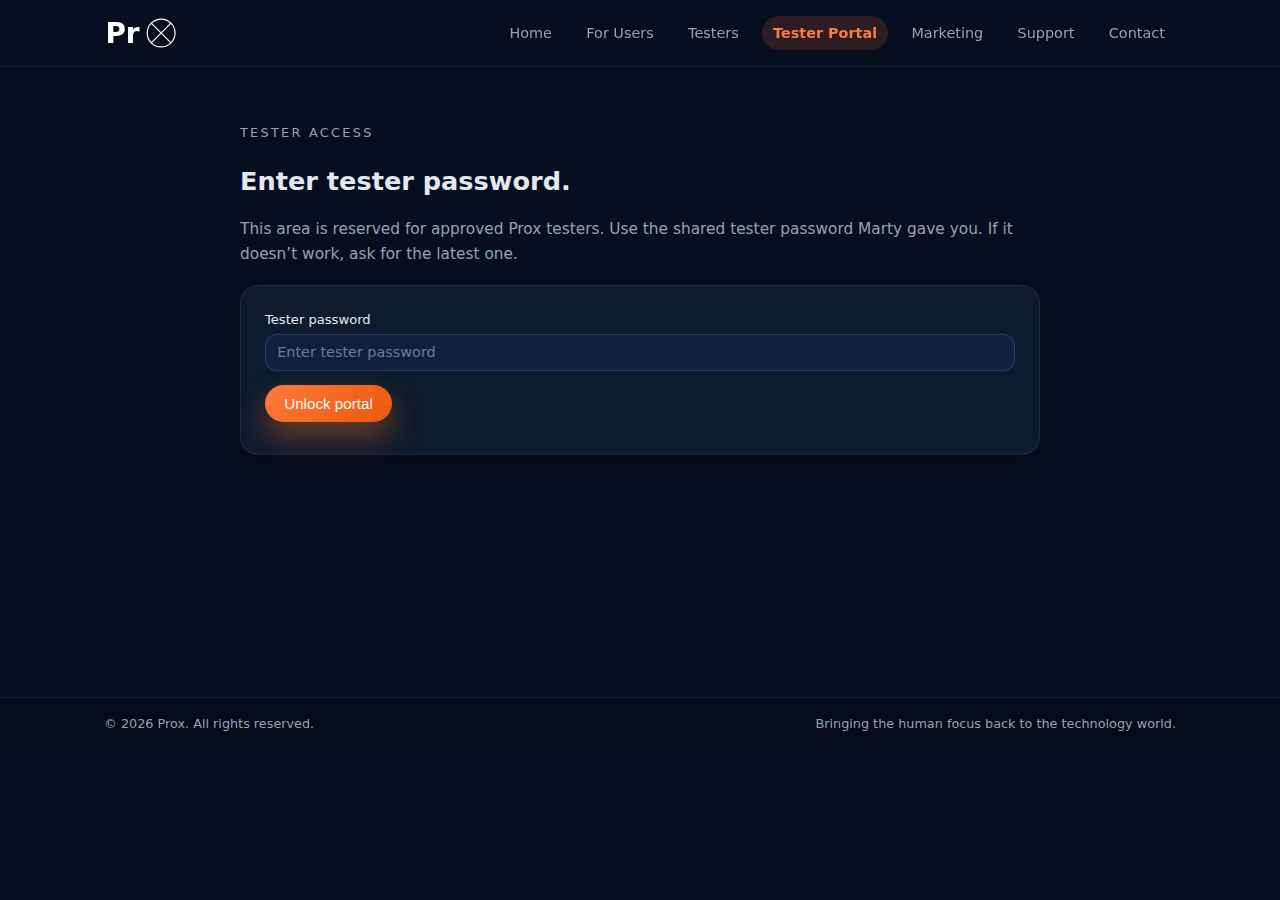
<file: tester-portal.html>
<!doctype html>
<html lang="en">
  <head>
    <meta charset="utf-8" />
    <title>Prox Tester Portal</title>
    <meta
      name="description"
      content="Prox tester portal – download builds, upload screenshots, and send feedback."
    />
    <meta name="viewport" content="width=device-width, initial-scale=1" />
    <link rel="stylesheet" href="styles.css" />
  </head>
  <body>
    <!-- HEADER -->
    <header>
      <div class="nav-inner">
        <div class="nav-bar">
          <div class="nav-left">
            <a href="index.html" class="nav-logo-link">
              <!-- Update the src path/filename to match your actual logo -->
              <img
                src="img/prox-logo.svg"
                alt="Prox logo"
                class="nav-logo-image"
              />
            </a>
          </div>
          <div class="nav-right">
            <nav class="nav-links">
              <a href="index.html">Home</a>
              <a href="users.html">For Users</a>
              <a href="testers.html">Testers</a>
              <a href="tester-portal.html" class="active">Tester Portal</a>
              <a href="marketing.html">Marketing</a>
              <a href="support.html">Support</a>
              <a href="contact.html">Contact</a>
            </nav>
          </div>
        </div>
      </div>
    </header>

    <main>
      <div class="main-inner">
        <!-- PASSWORD GATE -->
        <section class="section" id="tester-gate">
          <div class="section-narrow">
            <div class="section-eyebrow">Tester access</div>
            <h1 class="section-title">Enter tester password.</h1>
            <p class="section-text">
              This area is reserved for approved Prox testers. Use the shared
              tester password Marty gave you. If it doesn’t work, ask for the
              latest one.
            </p>

            <div class="card" style="margin-top: 1.2rem;">
              <div class="form-field">
                <label for="gate-password">Tester password</label>
                <input
                  id="gate-password"
                  type="password"
                  placeholder="Enter tester password"
                />
              </div>
              <button
                class="btn btn-primary"
                type="button"
                onclick="unlockTesterPortal()"
              >
                Unlock portal
              </button>
              <div
                id="gate-status"
                class="muted"
                style="margin-top: 0.6rem; font-size: 0.85rem;"
              ></div>
            </div>

            <noscript>
              <p class="section-text" style="margin-top: 1rem; color: #b91c1c;">
                JavaScript is required to access the tester portal. Please
                enable JavaScript in your browser.
              </p>
            </noscript>
          </div>
        </section>

        <!-- PORTAL CONTENT (hidden until password is correct) -->
        <div id="tester-portal-content" style="display: none;">
          <!-- HERO / INTRO -->
          <section class="section">
            <div class="section-eyebrow">Tester portal</div>
            <h1 class="section-title">Your Prox testing workspace.</h1>
            <p class="section-text">
              Use this page to get the latest build, upload screenshots or
              videos, and send in reports, bugs, suggestions, and testimonials.
            </p>
          </section>

          <!-- DOWNLOAD + DOCS -->
          <section class="section section-alt">
            <div class="grid-2">
              <div>
                <h2 class="section-title">Download & docs.</h2>
                <p class="section-text">
                  Always start here. Install the latest tester build and review
                  any notes before you dive in.
                </p>
                <div style="margin-top: 0.9rem;">
                  <p style="margin: 0.2rem 0;">
                    <a
                      href="https://github.com/marolam/prox/releases/download/v0.18.0/app-release.apk"
                      class="btn btn-primary"
                      download
                    >
                      Download latest Android APK
                    </a>
                  </p>
                  <p style="margin: 0.4rem 0 0;">
                    <!-- TODO: replace with real docs link when ready -->
                    <a
                      href="#"
                      class="btn btn-outline"
                    >
                      Open release notes & docs (coming soon)
                    </a>
                  </p>
                </div>
                <p class="muted" style="font-size: 0.82rem; margin-top: 0.8rem;">
                  Update the APK link above whenever you publish a new build.
                </p>
              </div>

              <div>
                <div class="card-soft">
                  <strong style="font-size: 0.9rem;">Quick checklist</strong>
                  <ul class="check-list">
                    <li>Install the latest build over any older tester build.</li>
                    <li>Glance at the notes for what’s new or in focus.</li>
                    <li>
                      Pick one area to explore per session (meetups, chat, map,
                      trust, etc.).
                    </li>
                  </ul>
                </div>
              </div>
            </div>
          </section>

          <!-- UPLOADS -->
          <section class="section">
            <div class="grid-2">
              <div>
                <h2 class="section-title">Upload screenshots & files.</h2>
                <p class="section-text">
                  When you catch something, grab it. Screenshots, short screen
                  recordings, or logs are all useful. Drop them into the shared
                  upload area.
                </p>
                <!-- TODO: replace href with your Drive file request / folder -->
                <p style="margin-top: 0.9rem;">
                  <a
                    href="https://drive.google.com/drive/folders/YOUR_UPLOAD_FOLDER_ID"
                    target="_blank"
                    rel="noopener"
                    class="btn btn-outline"
                  >
                    Open upload folder
                  </a>
                </p>
                <p class="muted" style="font-size: 0.82rem; margin-top: 0.5rem;">
                  Tip: Include your name and date in filenames, e.g.
                  <code>marty-2025-12-04-meetup-bug.png</code>.
                </p>
              </div>

              <div>
                <div class="card-soft">
                  <strong style="font-size: 0.9rem;">Useful uploads</strong>
                  <ul class="check-list">
                    <li>Bug visuals – crashes, glitches, broken layouts.</li>
                    <li>Map / meetup mismatches – wrong locations or distances.</li>
                    <li>Weird flows – places where you got stuck or confused.</li>
                    <li>Happy moments – when something felt especially smooth.</li>
                  </ul>
                </div>
              </div>
            </div>
          </section>

          <!-- FEEDBACK FORM -->
          <section class="section section-alt">
            <h2 class="section-title">Send a report, bug, or testimonial.</h2>
            <p class="section-text">
              Use this form for anything you want to share: bugs, suggestions,
              general reports, or positive stories. It all goes straight into
              the same pipeline.
            </p>

            <div class="section-narrow" style="margin-top: 1.3rem;">
              <div class="card">
                <form
                  action="https://script.google.com/macros/s/AKfycby1msi0HCL9ETusO7Xl-SlLav4O4UIK6kcGNcdjCx1dykcvO-53qolegLP5a84ATxwvzg/exec"
                  method="POST"
                  onsubmit="handleTesterFeedbackSubmit()"
                >
                  <input
                    type="hidden"
                    name="formType"
                    value="tester-feedback"
                  />

                  <div class="form-field">
                    <label for="tf-name">Name</label>
                    <input id="tf-name" name="name" type="text" required />
                  </div>

                  <div class="form-field">
                    <label for="tf-email">Email</label>
                    <input id="tf-email" name="email" type="email" required />
                  </div>

                  <div class="form-field">
                    <label for="tf-type">Type of feedback</label>
                    <select id="tf-type" name="category">
                      <option value="bug">Bug</option>
                      <option value="suggestion">Suggestion</option>
                      <option value="testimonial">Testimonial</option>
                      <option value="general">General report</option>
                    </select>
                  </div>

                  <div class="form-field">
                    <label for="tf-build">Build version</label>
                    <input
                      id="tf-build"
                      name="subject"
                      type="text"
                      placeholder="e.g. v1.0-android"
                    />
                  </div>

                  <div class="form-field">
                    <label for="tf-message">What happened / what’s your idea?</label>
                    <textarea
                      id="tf-message"
                      name="message"
                      placeholder="Bug: steps to reproduce, what you expected, what you saw. Suggestion/testimonial: just talk to us."
                    ></textarea>
                  </div>

                  <div class="form-field">
                    <label for="tf-device">Device & OS (optional)</label>
                    <input
                      id="tf-device"
                      name="deviceInfo"
                      type="text"
                      placeholder="e.g. Pixel 7, Android 14"
                    />
                  </div>

                  <button class="btn btn-primary" type="submit">
                    Submit feedback
                  </button>

                  <div
                    id="tester-feedback-status"
                    class="muted"
                    style="margin-top: 0.6rem; font-size: 0.85rem;"
                  ></div>
                </form>
              </div>
            </div>
          </section>
        </div>
      </div>
    </main>

    <!-- FOOTER -->
    <footer>
      <div class="footer-inner">
        <div>© <span id="year"></span> Prox. All rights reserved.</div>
        <div class="muted">
          Bringing the human focus back to the technology world.
        </div>
      </div>
      <script>
        document.getElementById("year").textContent =
          new Date().getFullYear();

        // === SIMPLE FRONT-END PASSWORD GATE ===
        // Change this value whenever you want a new password.
        const TESTER_PORTAL_PASSWORD = "Welcome1";
        const STORAGE_KEY = "proxTesterPortalUnlocked";

        function unlockTesterPortal() {
          const input = document.getElementById("gate-password");
          const statusEl = document.getElementById("gate-status");
          if (!input) return;

          const value = (input.value || "").trim();

          if (!value) {
            if (statusEl) {
              statusEl.textContent = "Please enter the tester password.";
            }
            return;
          }

          if (value === TESTER_PORTAL_PASSWORD) {
            try {
              localStorage.setItem(STORAGE_KEY, "true");
            } catch (e) {}
            showPortal();
          } else {
            if (statusEl) {
              statusEl.textContent = "Incorrect password. Please try again.";
            }
          }
        }

        function showPortal() {
          const gate = document.getElementById("tester-gate");
          const portal = document.getElementById("tester-portal-content");
          if (gate) gate.style.display = "none";
          if (portal) portal.style.display = "block";
        }

        (function () {
          try {
            const unlocked = localStorage.getItem(STORAGE_KEY);
            if (unlocked === "true") {
              showPortal();
            }
          } catch (e) {}
        })();

        function handleTesterFeedbackSubmit() {
          const statusEl = document.getElementById("tester-feedback-status");
          if (statusEl) {
            statusEl.textContent =
              "Thank you! Your feedback has been sent to the team.";
          }
        }
      </script>
    </footer>
  </body>
</html>
</file>
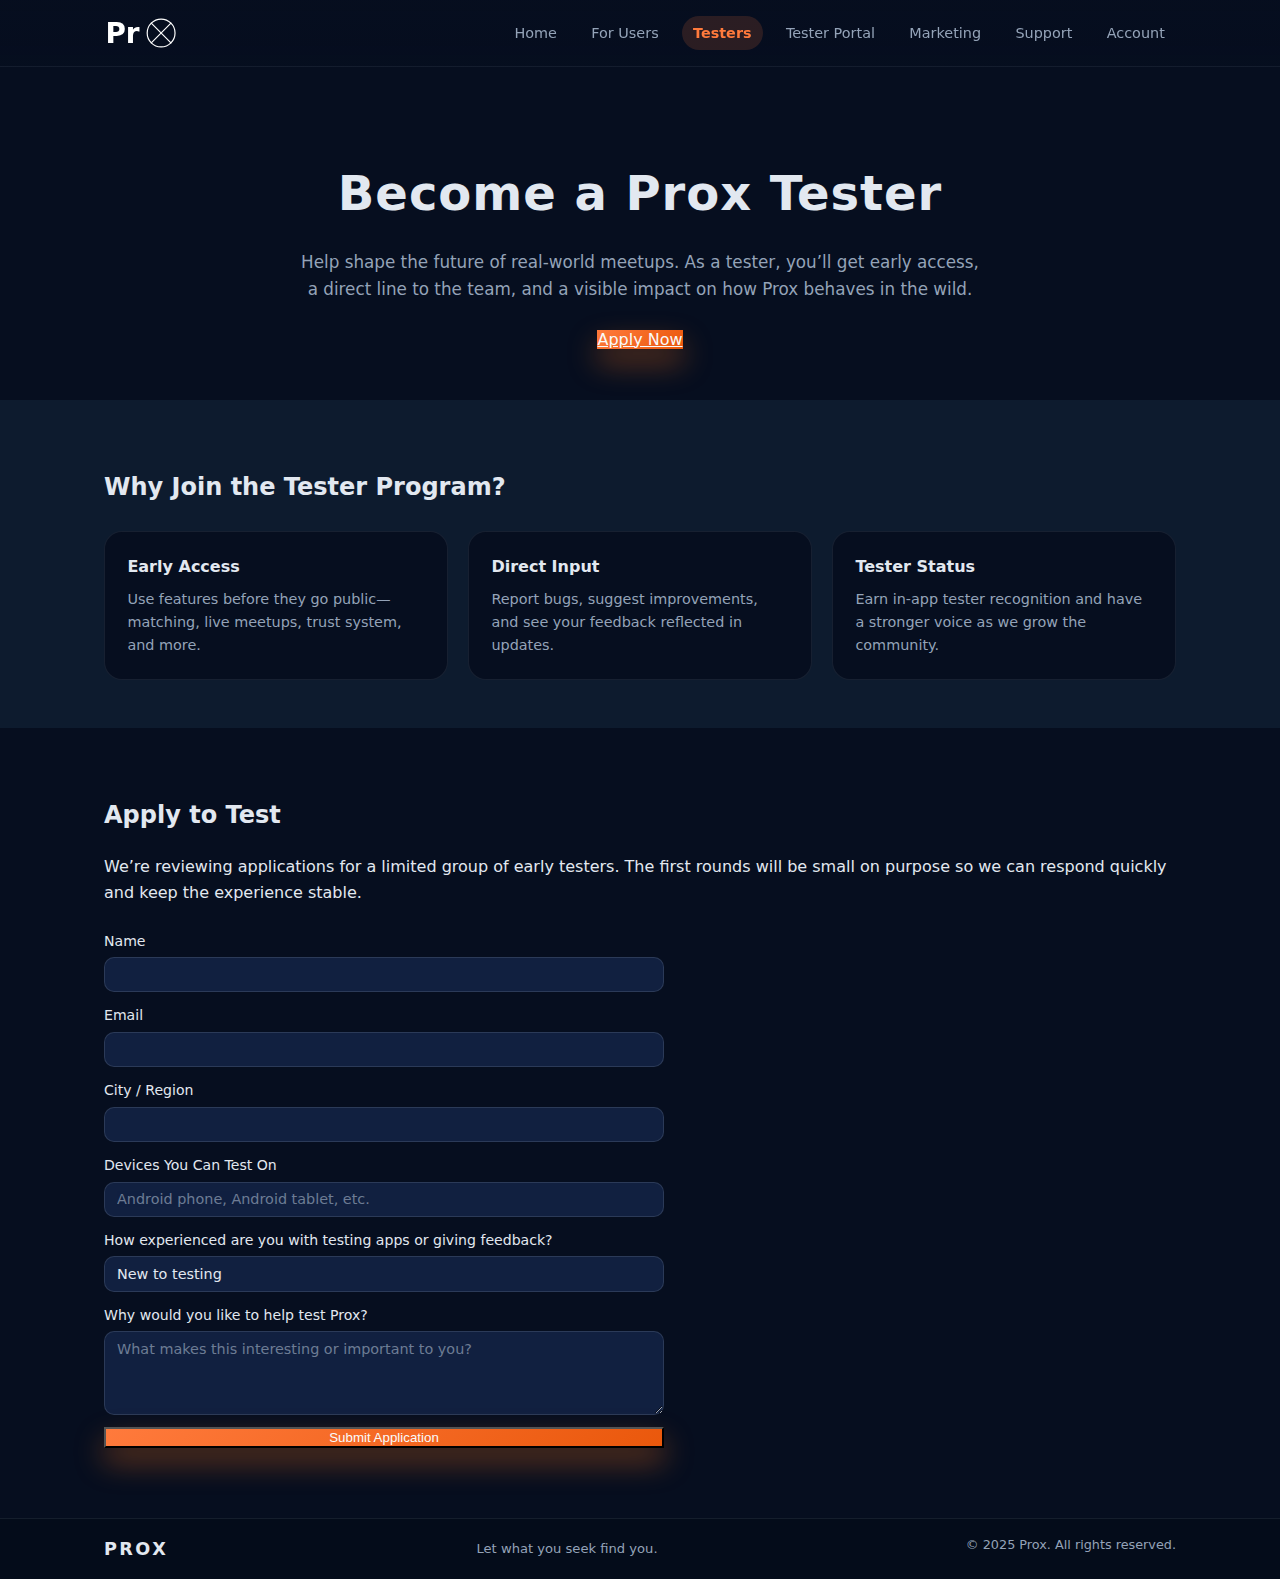
<file: testers.html>
<!doctype html>
<html lang="en">
  <head>
    <meta charset="utf-8" />
    <title>Prox – Testers</title>
    <meta
      name="description"
      content="Apply to become an early tester for Prox and help shape how real-world meetups work inside the app."
    />
    <meta name="viewport" content="width=device-width, initial-scale=1" />
    <link rel="stylesheet" href="styles.css" />
  </head>
  <body>
    <!-- HEADER -->
    <header>
      <div class="nav-inner">
        <div class="nav-bar">
          <div class="nav-left">
  <a href="index.html" class="nav-logo-link">
    <img
      src="img/prox-logo.svg"
      alt="Prox logo"
      class="nav-logo-image"
    />
  </a>
</div>

          <div class="nav-right">
            <nav class="nav-links">
              <a href="index.html">Home</a>
              <a href="users.html">For Users</a>
              <a href="testers.html" class="active">Testers</a>
              <a href="tester-portal.html">Tester Portal</a>
              <a href="marketing.html">Marketing</a>
              <a href="support.html">Support</a>
              <a href="account.html">Account</a>
            </nav>
          </div>
        </div>
      </div>
    </header>

    <!-- HERO SECTION -->
    <section class="hero testers-hero">
      <div class="hero-content">
        <h1>Become a Prox Tester</h1>
        <p>
          Help shape the future of real-world meetups. As a tester, you’ll get
          early access, a direct line to the team, and a visible impact on how
          Prox behaves in the wild.
        </p>
        <a href="#apply" class="btn-primary">Apply Now</a>
      </div>
    </section>

    <!-- WHY TEST SECTION -->
    <section class="why-test">
      <div class="section-inner">
        <h2>Why Join the Tester Program?</h2>
        <div class="why-grid">
          <div class="why-item">
            <h3>Early Access</h3>
            <p>
              Use features before they go public—matching, live meetups, trust
              system, and more.
            </p>
          </div>
          <div class="why-item">
            <h3>Direct Input</h3>
            <p>
              Report bugs, suggest improvements, and see your feedback reflected
              in updates.
            </p>
          </div>
          <div class="why-item">
            <h3>Tester Status</h3>
            <p>
              Earn in-app tester recognition and have a stronger voice as we
              grow the community.
            </p>
          </div>
        </div>
      </div>
    </section>

    <!-- APPLICATION SECTION -->
    <section id="apply" class="apply-section">
      <div class="section-inner">
        <h2>Apply to Test</h2>
        <p>
          We’re reviewing applications for a limited group of early testers. The
          first rounds will be small on purpose so we can respond quickly and
          keep the experience stable.
        </p>

        <form
          class="apply-form"
          action="https://script.google.com/macros/s/AKfycby1msi0HCL9ETusO7Xl-SlLav4O4UIK6kcGNcdjCx1dykcvO-53qolegLP5a84ATxwvzg/exec"
          method="POST"
          onsubmit="handleTesterApplySubmit(event)"
        >
          <input type="hidden" name="formType" value="tester-application" />

          <label>
            Name
            <input type="text" name="name" required />
          </label>

          <label>
            Email
            <input type="email" name="email" required />
          </label>

          <label>
            City / Region
            <input type="text" name="subject" required />
          </label>

          <label>
            Devices You Can Test On
            <input
              type="text"
              name="devices"
              placeholder="Android phone, Android tablet, etc."
            />
          </label>

          <label>
            How experienced are you with testing apps or giving feedback?
            <select name="experience">
              <option value="new">New to testing</option>
              <option value="casual">I’ve done casual testing before</option>
              <option value="experienced">I’ve done structured beta testing</option>
            </select>
          </label>

          <label>
            Why would you like to help test Prox?
            <textarea
              name="message"
              rows="4"
              placeholder="What makes this interesting or important to you?"
              required
            ></textarea>
          </label>

          <button type="submit" class="btn-primary">Submit Application</button>

          <div
            id="tester-apply-status"
            class="muted"
            style="margin-top: 0.6rem; font-size: 0.85rem;"
          ></div>
        </form>
      </div>
    </section>

    <!-- FOOTER -->
    <footer>
      <div class="footer-inner">
        <div class="footer-logo">PROX</div>
        <p class="footer-tagline">Let what you seek find you.</p>
        <p class="footer-copy">&copy; 2025 Prox. All rights reserved.</p>
      </div>
      <script>
        function handleTesterApplySubmit(event) {
          event.preventDefault();
          var form = event.target;
          var statusEl = document.getElementById("tester-apply-status");
          if (statusEl) statusEl.textContent = "Sending…";
          fetch(form.action, { method: "POST", body: new FormData(form), mode: "no-cors" })
            .then(function () {
              if (statusEl) statusEl.textContent = "Thank you! Your tester application has been sent.";
              form.reset();
            })
            .catch(function () {
              if (statusEl) statusEl.textContent = "Thank you! Your tester application has been sent.";
              form.reset();
            });
        }
        }
      </script>
    </footer>
  </body>
</html>
</file>
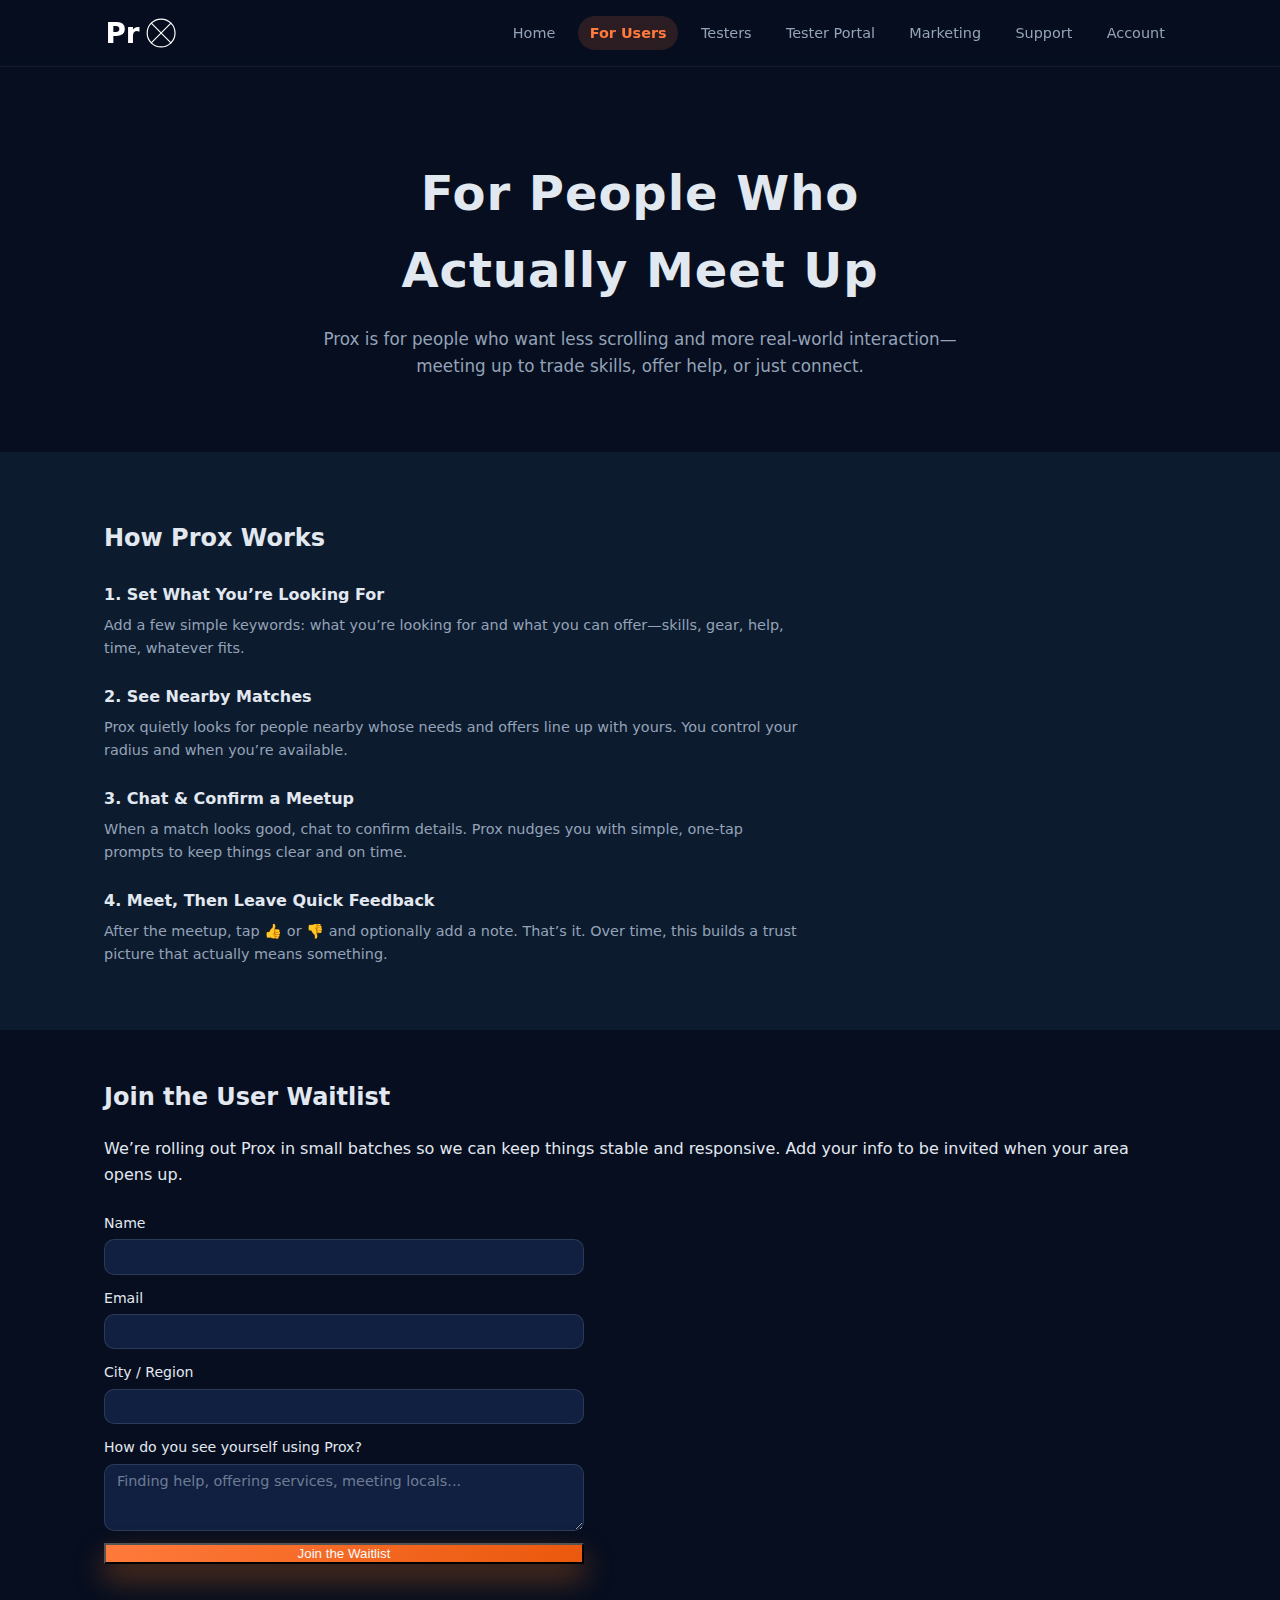
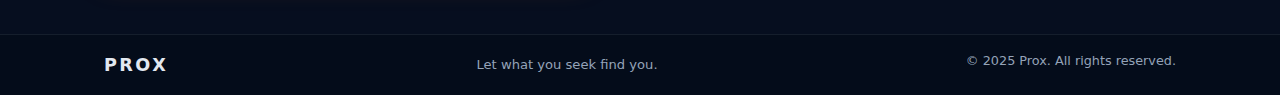
<file: users.html>
<!doctype html>
<html lang="en">
  <head>
    <meta charset="utf-8" />
    <title>Prox – For Users</title>
    <meta
      name="description"
      content="See how Prox helps everyday users find trustworthy, real-world meetups with people nearby."
    />
    <meta name="viewport" content="width=device-width, initial-scale=1" />
    <link rel="stylesheet" href="styles.css" />
  </head>
  <body>
    <!-- HEADER -->
    <header>
      <div class="nav-inner">
        <div class="nav-bar">
          <div class="nav-left">
  <a href="index.html" class="nav-logo-link">
    <img
      src="img/prox-logo.svg"
      alt="Prox logo"
      class="nav-logo-image"
    />
  </a>
</div>

          <div class="nav-right">
            <nav class="nav-links">
              <a href="index.html">Home</a>
              <a href="users.html" class="active">For Users</a>
              <a href="testers.html">Testers</a>
              <a href="tester-portal.html">Tester Portal</a>
              <a href="marketing.html">Marketing</a>
              <a href="support.html">Support</a>
              <a href="account.html">Account</a>
            </nav>
          </div>
        </div>
      </div>
    </header>

    <!-- HERO -->
    <section class="hero users-hero">
      <div class="hero-content">
        <h1>For People Who Actually Meet Up</h1>
        <p>
          Prox is for people who want less scrolling and more real-world
          interaction—meeting up to trade skills, offer help, or just connect.
        </p>
      </div>
    </section>

    <!-- HOW IT WORKS -->
    <section class="how-it-works">
      <div class="section-inner">
        <h2>How Prox Works</h2>
        <ol class="numbered-steps">
          <li>
            <h3>1. Set What You’re Looking For</h3>
            <p>
              Add a few simple keywords: what you’re looking for and what you
              can offer—skills, gear, help, time, whatever fits.
            </p>
          </li>
          <li>
            <h3>2. See Nearby Matches</h3>
            <p>
              Prox quietly looks for people nearby whose needs and offers line
              up with yours. You control your radius and when you’re available.
            </p>
          </li>
          <li>
            <h3>3. Chat & Confirm a Meetup</h3>
            <p>
              When a match looks good, chat to confirm details. Prox nudges you
              with simple, one-tap prompts to keep things clear and on time.
            </p>
          </li>
          <li>
            <h3>4. Meet, Then Leave Quick Feedback</h3>
            <p>
              After the meetup, tap 👍 or 👎 and optionally add a note. That’s it.
              Over time, this builds a trust picture that actually means
              something.
            </p>
          </li>
        </ol>
      </div>
    </section>

    <!-- USER WAITLIST FORM -->
    <section class="signup-section">
      <div class="section-inner">
        <h2>Join the User Waitlist</h2>
        <p>
          We’re rolling out Prox in small batches so we can keep things stable
          and responsive. Add your info to be invited when your area opens up.
        </p>

        <form
          class="simple-form"
          action="https://script.google.com/macros/s/AKfycby1msi0HCL9ETusO7Xl-SlLav4O4UIK6kcGNcdjCx1dykcvO-53qolegLP5a84ATxwvzg/exec"
          method="POST"
          onsubmit="handleUserWaitlistSubmit(event)"
        >
          <input type="hidden" name="formType" value="user-waitlist" />

          <label>
            Name
            <input type="text" name="name" required />
          </label>

          <label>
            Email
            <input type="email" name="email" required />
          </label>

          <label>
            City / Region
            <input type="text" name="subject" required />
          </label>

          <label>
            How do you see yourself using Prox?
            <textarea
              name="message"
              rows="3"
              placeholder="Finding help, offering services, meeting locals..."
            ></textarea>
          </label>

          <button type="submit" class="btn-primary">Join the Waitlist</button>

          <div
            id="user-waitlist-status"
            class="muted"
            style="margin-top: 0.6rem; font-size: 0.85rem;"
          ></div>
        </form>
      </div>
    </section>

    <!-- FOOTER -->
    <footer>
      <div class="footer-inner">
        <div class="footer-logo">PROX</div>
        <p class="footer-tagline">Let what you seek find you.</p>
        <p class="footer-copy">&copy; 2025 Prox. All rights reserved.</p>
      </div>
      <script>
        function handleUserWaitlistSubmit(event) {
          event.preventDefault();
          var form = event.target;
          var statusEl = document.getElementById("user-waitlist-status");
          if (statusEl) statusEl.textContent = "Sending…";
          fetch(form.action, { method: "POST", body: new FormData(form), mode: "no-cors" })
            .then(function () {
              if (statusEl) statusEl.textContent = "Thank you! You’re on the user waitlist for Prox.";
              form.reset();
            })
            .catch(function () {
              if (statusEl) statusEl.textContent = "Thank you! You’re on the user waitlist for Prox.";
              form.reset();
            });
        }
        }
      </script>
    </footer>
  </body>
</html>
</file>
<file: styles.css>
/* styles.css – Prox web theme
   Dark, tech-sleek
*/

:root {
  --bg-body: #060e1f;
  --bg-surface: #0d1b2e;
  --bg-surface-soft: #112040;

  --text-main: #e2e8f0;
  --text-muted: #94a3b8;
  --text-on-dark: #f9fafb;

  --accent: #ff7a3c;
  --accent-soft: rgba(255, 122, 60, 0.15);
  --accent-strong: #ea580c;
  --accent-secondary: #6366f1;

  --border-subtle: rgba(148, 163, 184, 0.12);
  --radius-lg: 18px;
  --radius-pill: 999px;
  --shadow-soft: 0 18px 40px rgba(0, 0, 0, 0.5);
}

*,
*::before,
*::after {
  box-sizing: border-box;
}

html,
body {
  margin: 0;
  padding: 0;
  font-family: system-ui, -apple-system, BlinkMacSystemFont, "Segoe UI",
    sans-serif;
  background: var(--bg-body);
  color: var(--text-main);
}

body {
  line-height: 1.6;
}

/* Layout */

header {
  position: sticky;
  top: 0;
  z-index: 20;
  backdrop-filter: blur(12px);
  background: linear-gradient(
    to bottom,
    rgba(6, 14, 31, 0.98),
    rgba(6, 14, 31, 0.92)
  );
  border-bottom: 1px solid rgba(148, 163, 184, 0.1);
}
.nav-logo-link {
  display: inline-flex;
  align-items: center;
  text-decoration: none;
}

.nav-logo-image {
  height: 32px;
  width: auto;
  display: block;
}

.nav-inner,
.main-inner,
.footer-inner {
  max-width: 1120px;
  margin: 0 auto;
  padding: 1rem 1.5rem;
}

main {
  min-height: 70vh;
}

footer {
  border-top: 1px solid var(--border-subtle);
  background: #040c1a;
  color: var(--text-muted);
}

/* Nav */

.nav-bar {
  display: flex;
  align-items: center;
  justify-content: space-between;
  gap: 1.5rem;
}

.nav-left {
  display: flex;
  align-items: center;
  gap: 0.75rem;
}

.nav-logo-mark {
  width: 34px;
  height: 34px;
  border-radius: 30% 70% 45% 55%;
  background: radial-gradient(circle at 30% 20%, #fef3c7, #111827);
  display: inline-flex;
  align-items: center;
  justify-content: center;
  color: var(--text-on-dark);
  font-weight: 700;
  font-size: 0.9rem;
  box-shadow: 0 8px 24px rgba(15, 23, 42, 0.35);
}

.nav-logo-text {
  font-weight: 800;
  letter-spacing: 0.14em;
  font-size: 1rem;
}

.nav-right {
  display: flex;
  align-items: center;
  gap: 0.75rem;
  flex-wrap: wrap;
}

.nav-links {
  display: flex;
  gap: 0.75rem;
  flex-wrap: wrap;
}

.nav-links a {
  font-size: 0.9rem;
  text-decoration: none;
  color: var(--text-muted);
  padding: 0.35rem 0.7rem;
  border-radius: 999px;
  transition: background 0.15s ease, color 0.15s ease, transform 0.1s ease;
}

.nav-links a:hover {
  background: rgba(148, 163, 184, 0.1);
  color: var(--text-main);
  transform: translateY(-1px);
}

.nav-links a.active {
  background: var(--accent-soft);
  color: var(--accent);
  font-weight: 600;
}

.nav-cta {
  text-decoration: none;
  font-size: 0.9rem;
}

/* Buttons */

.btn {
  display: inline-flex;
  align-items: center;
  justify-content: center;
  padding: 0.6rem 1.2rem;
  border-radius: var(--radius-pill);
  border: none;
  cursor: pointer;
  font-size: 0.95rem;
  font-weight: 500;
  text-decoration: none;
  transition: transform 0.12s ease, box-shadow 0.12s ease,
    background 0.12s ease;
}

.btn-primary {
  color: var(--text-on-dark);
  background-image: linear-gradient(
    135deg,
    var(--accent),
    var(--accent-strong)
  );
  box-shadow: 0 14px 30px rgba(249, 115, 22, 0.4);
}

.btn-primary:hover {
  transform: translateY(-1px);
  box-shadow: 0 18px 36px rgba(249, 115, 22, 0.5);
}

.btn-outline {
  border: 1px solid rgba(148, 163, 184, 0.7);
  background: transparent;
  color: var(--text-main);
}

.btn-outline:hover {
  background: rgba(15, 23, 42, 0.03);
}

/* Hero */

.hero {
  padding: 3.5rem 1.5rem 3rem;
}

.hero-inner {
  max-width: 1120px;
  margin: 0 auto;
  display: grid;
  grid-template-columns: minmax(0, 3fr) minmax(0, 2.2fr);
  gap: 2.5rem;
  align-items: center;
}

.hero-tagline {
  display: inline-flex;
  align-items: center;
  gap: 0.5rem;
  padding: 0.22rem 0.8rem;
  border-radius: 999px;
  border: 1px solid rgba(148, 163, 184, 0.25);
  font-size: 0.8rem;
  color: var(--text-muted);
  margin-bottom: 1.1rem;
  background: rgba(255, 255, 255, 0.05);
}

.hero-title {
  font-size: clamp(2.4rem, 4vw, 3.3rem);
  letter-spacing: 0.04em;
  font-weight: 800;
  margin-bottom: 1rem;
}

.hero-subtitle {
  font-size: 1rem;
  color: var(--text-muted);
  max-width: 34rem;
}

.hero-actions {
  display: flex;
  gap: 0.9rem;
  margin-top: 1.5rem;
  flex-wrap: wrap;
}

.hero-meta {
  margin-top: 1.2rem;
  font-size: 0.82rem;
  color: var(--text-muted);
}

.hero-aside {
  border-radius: 30px;
  background: radial-gradient(circle at 0% 0%, #1e3a5f, #060e1f);
  padding: 1.8rem;
  color: var(--text-on-dark);
  box-shadow: var(--shadow-soft);
  position: relative;
  overflow: hidden;
}

.hero-aside::after {
  content: "";
  position: absolute;
  inset: 0;
  background: radial-gradient(circle at 130% -10%, rgba(244, 114, 182, 0.3), transparent 60%);
  pointer-events: none;
}

.hero-aside-label {
  font-size: 0.8rem;
  text-transform: uppercase;
  letter-spacing: 0.14em;
  opacity: 0.8;
}

.hero-aside-title {
  font-size: 1.1rem;
  margin: 0.8rem 0;
  font-weight: 600;
}

.hero-aside-list {
  margin: 0.7rem 0 0.4rem;
  padding-left: 1.1rem;
  font-size: 0.88rem;
}

.hero-aside-pill {
  display: inline-flex;
  align-items: center;
  gap: 0.4rem;
  padding: 0.36rem 0.9rem;
  border-radius: 999px;
  background: rgba(15, 23, 42, 0.5);
  font-size: 0.78rem;
  margin-top: 0.8rem;
}

/* Generic sections */

.section {
  padding: 2.5rem 0;
}

.section-alt {
  background: var(--bg-surface);
}

.section-narrow {
  max-width: 800px;
  margin: 0 auto;
}

.section-title {
  font-size: 1.6rem;
  margin-bottom: 0.6rem;
}

.section-eyebrow {
  font-size: 0.8rem;
  letter-spacing: 0.18em;
  text-transform: uppercase;
  color: var(--text-muted);
  margin-bottom: 0.3rem;
}

.section-text {
  color: var(--text-muted);
  font-size: 0.96rem;
}

/* Grid helpers */

.grid-2 {
  display: grid;
  grid-template-columns: minmax(0, 1.2fr) minmax(0, 1fr);
  gap: 2.2rem;
  align-items: start;
}

/* Cards */

.card {
  border-radius: var(--radius-lg);
  background: var(--bg-surface);
  padding: 1.4rem 1.5rem;
  border: 1px solid rgba(148, 163, 184, 0.12);
  box-shadow: 0 14px 35px rgba(0, 0, 0, 0.3);
}

.card-soft {
  border-radius: var(--radius-lg);
  background: var(--bg-surface-soft);
  padding: 1.3rem 1.4rem;
}

.badge {
  display: inline-flex;
  align-items: center;
  justify-content: center;
  padding: 0.18rem 0.65rem;
  border-radius: 999px;
  font-size: 0.72rem;
  letter-spacing: 0.12em;
  text-transform: uppercase;
  border: 1px solid rgba(148, 163, 184, 0.7);
  color: var(--text-muted);
}

/* Lists */

.check-list {
  list-style: none;
  padding-left: 0;
  margin: 0.6rem 0 0;
}

.check-list li {
  font-size: 0.94rem;
  color: var(--text-muted);
  margin-bottom: 0.35rem;
  display: flex;
  gap: 0.4rem;
}

.check-list li::before {
  content: "✓";
  color: var(--accent-strong);
  font-size: 0.8rem;
  margin-top: 0.2rem;
}

/* Forms */

.form-grid {
  display: grid;
  grid-template-columns: minmax(0, 1.2fr) minmax(0, 1fr);
  gap: 2.2rem;
  align-items: start;
}

.form-field {
  margin-bottom: 0.9rem;
}

.form-field label {
  display: block;
  font-size: 0.82rem;
  font-weight: 500;
  margin-bottom: 0.25rem;
}

.form-field input,
.form-field textarea,
.form-field select {
  width: 100%;
  border-radius: 12px;
  border: 1px solid rgba(148, 163, 184, 0.2);
  padding: 0.6rem 0.7rem;
  font-size: 0.9rem;
  font-family: inherit;
  background: var(--bg-surface-soft);
  color: var(--text-main);
}

.form-field textarea {
  min-height: 120px;
  resize: vertical;
}

/* Tables / simple layouts */

.simple-table {
  width: 100%;
  border-collapse: collapse;
  font-size: 0.9rem;
}

.simple-table th,
.simple-table td {
  padding: 0.55rem 0.4rem;
  text-align: left;
}

.simple-table th {
  font-size: 0.78rem;
  text-transform: uppercase;
  letter-spacing: 0.12em;
  color: var(--text-muted);
}

.simple-table tr:nth-child(even) {
  background: var(--bg-surface);
}

/* Footer */

.footer-inner {
  display: flex;
  justify-content: space-between;
  gap: 1rem;
  flex-wrap: wrap;
  font-size: 0.8rem;
}

.footer-top {
  display: flex;
  justify-content: space-between;
  gap: 1.5rem;
  flex-wrap: wrap;
  margin-bottom: 1rem;
  width: 100%;
}

.footer-logo {
  font-size: 1.1rem;
  font-weight: 800;
  letter-spacing: 0.14em;
  color: var(--text-main);
}

.footer-tagline {
  font-size: 0.82rem;
  margin: 0.2rem 0 0;
  color: var(--text-muted);
}

.footer-copy {
  font-size: 0.8rem;
  color: var(--text-muted);
  margin: 0;
}

.footer-form {
  display: flex;
  flex-direction: column;
  gap: 0.5rem;
}

.footer-form input {
  padding: 0.5rem 0.75rem;
  border-radius: 10px;
  border: 1px solid rgba(148, 163, 184, 0.2);
  font-size: 0.88rem;
  font-family: inherit;
  background: var(--bg-surface-soft);
  color: var(--text-main);
  min-width: 220px;
}

.footer-form button {
  padding: 0.5rem 1rem;
  border-radius: var(--radius-pill);
  border: none;
  background-image: linear-gradient(135deg, var(--accent), var(--accent-strong));
  color: var(--text-on-dark);
  font-size: 0.88rem;
  font-weight: 500;
  cursor: pointer;
}

/* Utility */

.muted {
  color: var(--text-muted);
}

.chip-row {
  display: flex;
  flex-wrap: wrap;
  gap: 0.4rem;
}

.chip {
  padding: 0.2rem 0.7rem;
  border-radius: 999px;
  background: var(--bg-surface-soft);
  font-size: 0.78rem;
  color: var(--text-muted);
}

/* Responsive */

@media (max-width: 840px) {
  .hero-inner,
  .grid-2,
  .form-grid {
    grid-template-columns: minmax(0, 1fr);
  }

  .hero {
    padding-top: 2.4rem;
  }

  .nav-bar {
    flex-direction: column;
    align-items: flex-start;
  }

  .nav-right {
    justify-content: space-between;
    width: 100%;
  }
}

/* ── Section inner container ── */

.section-inner {
  max-width: 1120px;
  margin: 0 auto;
  padding: 0 1.5rem;
}

/* ── Hero content wrapper ── */

.hero-content {
  max-width: 680px;
  margin: 0 auto;
  text-align: center;
}

.hero h1 {
  font-size: clamp(2rem, 4vw, 3rem);
  font-weight: 800;
  margin-bottom: 1rem;
  letter-spacing: 0.02em;
  color: var(--text-main);
}

.hero p {
  color: var(--text-muted);
  font-size: 1.05rem;
  margin-bottom: 1.5rem;
}

/* ── Btn secondary ── */

.btn-secondary {
  display: inline-flex;
  align-items: center;
  justify-content: center;
  padding: 0.6rem 1.2rem;
  border-radius: var(--radius-pill);
  border: 1px solid rgba(148, 163, 184, 0.25);
  background: transparent;
  color: var(--text-main);
  font-size: 0.95rem;
  font-weight: 500;
  text-decoration: none;
  cursor: pointer;
  transition: background 0.12s ease, border-color 0.12s ease;
}

.btn-secondary:hover {
  background: rgba(148, 163, 184, 0.08);
  border-color: rgba(148, 163, 184, 0.4);
}

/* ── Feature section ── */

.feature-section {
  padding: 3rem 1.5rem;
  background: var(--bg-surface);
}

.feature-grid {
  display: grid;
  grid-template-columns: repeat(auto-fit, minmax(260px, 1fr));
  gap: 1.25rem;
  margin-top: 1.5rem;
}

.feature-item {
  padding: 1.4rem;
  border-radius: var(--radius-lg);
  background: var(--bg-body);
  border: 1px solid var(--border-subtle);
}

.feature-item h3 {
  margin: 0 0 0.5rem;
  font-size: 1rem;
  color: var(--text-main);
}

.feature-item p {
  margin: 0;
  font-size: 0.9rem;
  color: var(--text-muted);
}

/* ── Signup section ── */

.signup-section {
  padding: 3rem 1.5rem;
}

.signup-section h2 {
  margin-top: 0;
}

/* ── Simple form ── */

.simple-form {
  display: flex;
  flex-direction: column;
  gap: 0.75rem;
  max-width: 480px;
  margin-top: 1.5rem;
}

.simple-form label {
  display: flex;
  flex-direction: column;
  gap: 0.3rem;
  font-size: 0.88rem;
  font-weight: 500;
  color: var(--text-main);
}

.simple-form input,
.simple-form select,
.simple-form textarea {
  padding: 0.55rem 0.75rem;
  border-radius: 10px;
  border: 1px solid rgba(148, 163, 184, 0.2);
  font-size: 0.9rem;
  font-family: inherit;
  background: var(--bg-surface-soft);
  color: var(--text-main);
}

.inline-label {
  display: flex;
  align-items: center;
  gap: 0.75rem;
}

.inline-label span {
  font-size: 0.88rem;
  font-weight: 500;
  white-space: nowrap;
  min-width: 80px;
  color: var(--text-main);
}

.inline-label input {
  flex: 1;
  padding: 0.55rem 0.75rem;
  border-radius: 10px;
  border: 1px solid rgba(148, 163, 184, 0.2);
  font-size: 0.9rem;
  font-family: inherit;
  background: var(--bg-surface-soft);
  color: var(--text-main);
}

/* ── Apply form (testers) ── */

.apply-section {
  padding: 3rem 1.5rem;
}

.apply-form {
  display: flex;
  flex-direction: column;
  gap: 0.75rem;
  max-width: 560px;
  margin-top: 1.5rem;
}

.apply-form label {
  display: flex;
  flex-direction: column;
  gap: 0.3rem;
  font-size: 0.88rem;
  font-weight: 500;
  color: var(--text-main);
}

.apply-form input,
.apply-form select,
.apply-form textarea {
  padding: 0.55rem 0.75rem;
  border-radius: 10px;
  border: 1px solid rgba(148, 163, 184, 0.2);
  font-size: 0.9rem;
  font-family: inherit;
  background: var(--bg-surface-soft);
  color: var(--text-main);
}

/* ── Why test / partner sections ── */

.why-test,
.partner-section {
  padding: 3rem 1.5rem;
  background: var(--bg-surface);
}

.why-grid {
  display: grid;
  grid-template-columns: repeat(auto-fit, minmax(240px, 1fr));
  gap: 1.25rem;
  margin-top: 1.5rem;
}

.why-item {
  padding: 1.4rem;
  border-radius: var(--radius-lg);
  background: var(--bg-body);
  border: 1px solid var(--border-subtle);
}

.why-item h3 {
  margin: 0 0 0.5rem;
  font-size: 1rem;
  color: var(--text-main);
}

.why-item p {
  margin: 0;
  font-size: 0.9rem;
  color: var(--text-muted);
}

/* ── How it works (users page) ── */

.how-it-works {
  padding: 3rem 1.5rem;
  background: var(--bg-surface);
}

.numbered-steps {
  list-style: none;
  padding-left: 0;
  display: flex;
  flex-direction: column;
  gap: 1.5rem;
  margin-top: 1.5rem;
  max-width: 700px;
}

.numbered-steps li h3 {
  margin: 0 0 0.4rem;
  font-size: 1rem;
  color: var(--text-main);
}

.numbered-steps li p {
  margin: 0;
  color: var(--text-muted);
  font-size: 0.9rem;
}

/* ── Marketing video section ── */

.video-section {
  padding: 3rem 1.5rem;
}

.video-grid {
  display: grid;
  grid-template-columns: repeat(2, 1fr);
  gap: 1.5rem;
  margin-top: 1.5rem;
}

.video-item {
  border-radius: var(--radius-lg);
  overflow: hidden;
  background: var(--bg-surface);
  border: 1px solid var(--border-subtle);
}

.video-item h3 {
  padding: 0.9rem 1rem 0.25rem;
  margin: 0;
  font-size: 0.95rem;
  color: var(--text-main);
}

.video-item p {
  padding: 0 1rem 0.8rem;
  margin: 0;
  font-size: 0.82rem;
  color: var(--text-muted);
}

.video-embed {
  position: relative;
  padding-bottom: 56.25%;
  height: 0;
  background: var(--bg-body);
}

.video-embed iframe,
.video-embed video {
  position: absolute;
  top: 0;
  left: 0;
  width: 100%;
  height: 100%;
  border: none;
}

/* ── Input placeholders ── */

::placeholder {
  color: var(--text-muted);
  opacity: 0.7;
}

/* ── Select element ── */

select {
  appearance: none;
  background-image: url("data:image/svg+xml,%3Csvg xmlns='http://www.w3.org/2000/svg' width='12' height='8' viewBox='0 0 12 8'%3E%3Cpath d='M1 1l5 5 5-5' stroke='%2394a3b8' stroke-width='1.5' fill='none' stroke-linecap='round'/%3E%3C/svg%3E");
  background-repeat: no-repeat;
  background-position: right 0.75rem center;
  padding-right: 2rem !important;
}

/* ── Responsive additions ── */

@media (max-width: 640px) {
  .video-grid {
    grid-template-columns: 1fr;
  }

  .feature-grid,
  .why-grid {
    grid-template-columns: 1fr;
  }

  .footer-top {
    flex-direction: column;
  }
}
</file>
